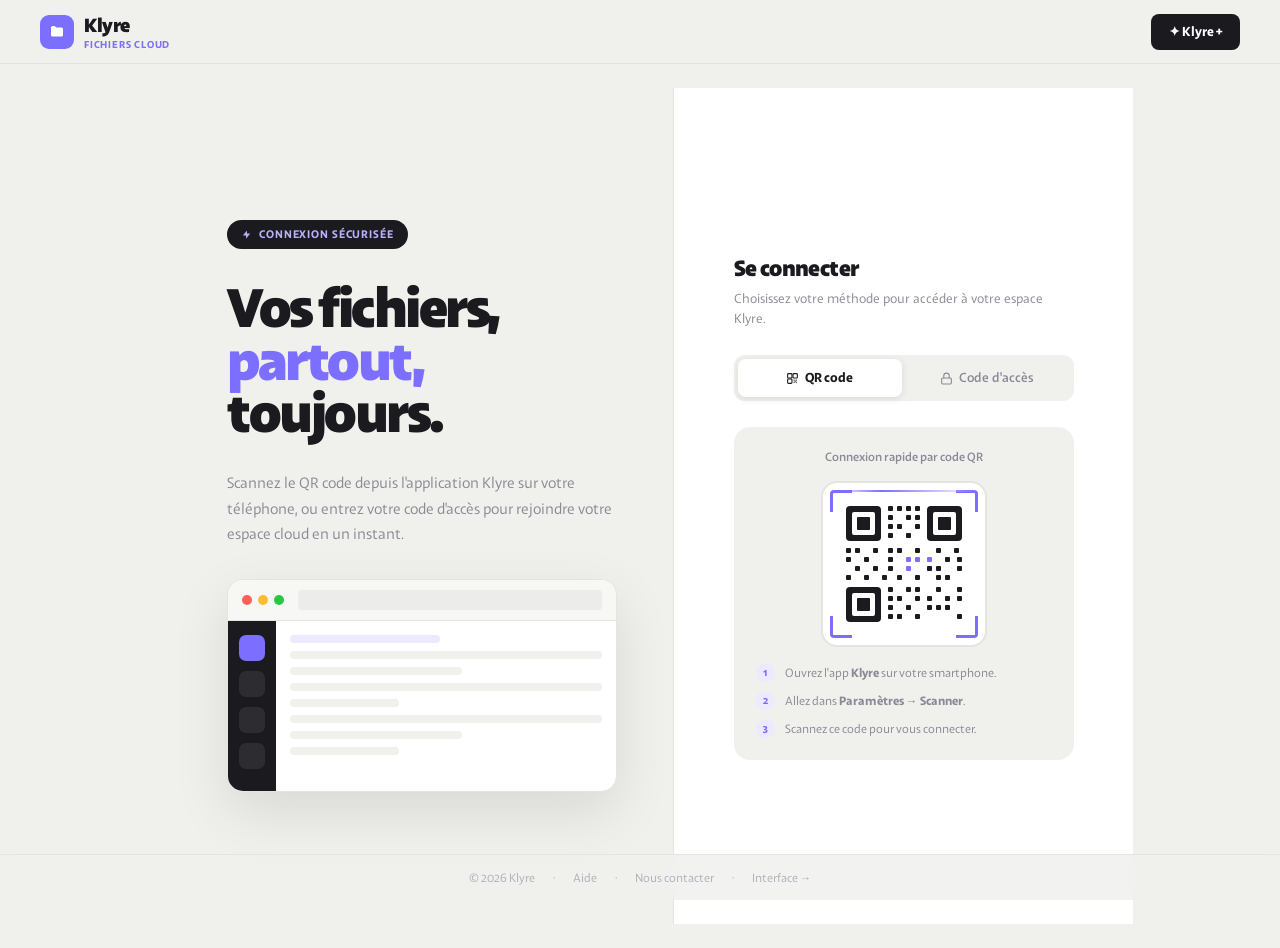
<file: index.html>
<!DOCTYPE html>
<html lang="fr">
<head>
  <meta charset="UTF-8" />
  <meta name="viewport" content="width=device-width, initial-scale=1.0" />
  <title>Klyre — Connexion</title>
  <link rel="stylesheet" href="style.css" />
  <style>
    *, *::before, *::after { box-sizing: border-box; margin: 0; padding: 0; }

    :root {
      --bg: #f0f0ed;
      --accent: #7c6eff;
      --accent-light: #ede9ff;
      --accent-soft: #b8b0ff;
      --surface: #ffffff;
      --border: #e4e4e0;
      --text: #1a1a1f;
      --text-muted: #8a8a96;
      --text-xs: #b0b0bc;
      --sidebar-bg: #1a1a1f;
    }

    body {
      font-family: 'Plein', sans-serif;
      background: var(--bg);
      color: var(--text);
      min-height: 100vh;
      overflow-x: hidden;
    }

    /* NAV */
    .nav {
      position: fixed; top: 0; left: 0; right: 0;
      z-index: 100;
      height: 64px;
      display: flex; align-items: center; justify-content: space-between;
      padding: 0 40px;
      background: rgba(240,240,237,0.85);
      backdrop-filter: blur(14px);
      border-bottom: 1px solid rgba(0,0,0,0.06);
    }

    .nav-brand { display: flex; align-items: center; gap: 10px; }
    .nav-icon { width: 34px; height: 34px; background: var(--accent); border-radius: 9px; display: grid; place-items: center; }
    .nav-name { font-size: 19px; font-weight: 800; letter-spacing: -0.5px; }
    .nav-sub { font-size: 10px; color: var(--accent); font-weight: 600; letter-spacing: 0.08em; text-transform: uppercase; }

    .nav-cta {
      background: var(--sidebar-bg); color: #fff; border: none; border-radius: 8px;
      padding: 9px 18px; font-family: 'Plein', sans-serif; font-size: 13px; font-weight: 600;
      cursor: pointer; transition: opacity .15s;
    }
    .nav-cta:hover { opacity: .75; }

    /* HERO GRID */
    .hero {
      min-height: 100vh;
      display: grid; grid-template-columns: 1fr 460px;
      padding-top: 64px;
    }

    /* LEFT */
    .hero-left {
      display: flex; flex-direction: column; justify-content: center;
      padding: 80px 56px 80px 80px; gap: 32px;
      animation: fadeUp .6s cubic-bezier(.22,1,.36,1) both;
    }

    @keyframes fadeUp {
      from { opacity: 0; transform: translateY(24px); }
      to   { opacity: 1; transform: none; }
    }

    .eyebrow {
      display: inline-flex; align-items: center; gap: 7px;
      background: var(--sidebar-bg); color: var(--accent-soft);
      font-size: 11px; font-weight: 600; padding: 7px 14px; border-radius: 99px;
      letter-spacing: 0.08em; text-transform: uppercase; width: fit-content;
    }

    .hero-title {
      font-size: 54px; font-weight: 900; letter-spacing: -2.5px;
      line-height: 0.97; color: var(--text);
    }
    .hero-title .hl { color: var(--accent); }

    .hero-desc {
      font-size: 15px; color: var(--text-muted); line-height: 1.7; max-width: 390px;
    }

    /* Mock screen */
    .mock {
      background: #fff; border-radius: 16px; overflow: hidden;
      border: 1px solid var(--border);
      box-shadow: 0 20px 56px rgba(0,0,0,0.10);
      max-width: 400px;
    }

    .mock-bar {
      background: #f7f7f5; border-bottom: 1px solid var(--border);
      padding: 10px 14px; display: flex; align-items: center; gap: 6px;
    }

    .dot { width: 10px; height: 10px; border-radius: 50%; }
    .dot:nth-child(1) { background: #ff5f57; }
    .dot:nth-child(2) { background: #febc2e; }
    .dot:nth-child(3) { background: #28c840; }

    .mock-url { flex: 1; height: 20px; background: #ececea; border-radius: 4px; margin-left: 8px; }

    .mock-body { display: flex; height: 170px; }

    .mock-sb {
      width: 48px; background: var(--sidebar-bg);
      display: flex; flex-direction: column; align-items: center;
      padding: 14px 0; gap: 10px;
    }

    .sb-dot { width: 26px; height: 26px; border-radius: 7px; background: rgba(255,255,255,0.08); }
    .sb-dot.on { background: var(--accent); }

    .mock-cnt {
      flex: 1; padding: 14px;
      display: flex; flex-direction: column; gap: 8px;
    }

    .mr { height: 8px; background: #f0f0ed; border-radius: 4px; }
    .mr.s { width: 55%; }
    .mr.xs { width: 35%; }
    .mr.a { background: var(--accent-light); width: 48%; }

    /* RIGHT */
    .hero-right {
      background: var(--surface); border-left: 1px solid var(--border);
      display: flex; flex-direction: column; justify-content: center; align-items: center;
      padding: 60px 48px;
      animation: slideIn .55s cubic-bezier(.22,1,.36,1) .08s both;
    }

    @keyframes slideIn {
      from { opacity: 0; transform: translateX(22px); }
      to   { opacity: 1; transform: none; }
    }

    .card { width: 100%; max-width: 340px; display: flex; flex-direction: column; gap: 0; }

    .card-title { font-size: 22px; font-weight: 800; letter-spacing: -0.6px; margin-bottom: 6px; }
    .card-sub { font-size: 13px; color: var(--text-muted); margin-bottom: 26px; line-height: 1.55; }

    /* Tabs */
    .tabs {
      display: flex; background: var(--bg); border-radius: 11px; padding: 4px; gap: 3px;
      margin-bottom: 26px;
    }

    .tab {
      flex: 1; padding: 10px 0; border: none; background: none;
      border-radius: 8px; font-family: 'Plein', sans-serif; font-size: 13px;
      font-weight: 500; color: var(--text-muted); cursor: pointer;
      transition: all .17s; display: flex; align-items: center; justify-content: center; gap: 6px;
    }
    .tab.on { background: #fff; color: var(--text); font-weight: 700; box-shadow: 0 2px 8px rgba(0,0,0,0.09); }

    /* Panels */
    .panel { display: none; flex-direction: column; gap: 18px; }
    .panel.on { display: flex; animation: pIn .22s ease both; }

    @keyframes pIn {
      from { opacity: 0; transform: translateY(6px); }
      to   { opacity: 1; transform: none; }
    }

    /* QR PANEL */
    .qr-wrap {
      background: var(--bg); border-radius: 16px; padding: 22px;
      display: flex; flex-direction: column; align-items: center; gap: 16px;
    }

    .qr-lbl { font-size: 12px; color: var(--text-muted); font-weight: 500; }

    .qr-frame {
      position: relative; width: 166px; height: 166px;
      background: #fff; border-radius: 16px; border: 2px solid var(--border);
      display: grid; place-items: center; overflow: hidden;
    }

    .qc { position: absolute; width: 22px; height: 22px; border: 3px solid var(--accent); }
    .qc.tl { top: 7px; left: 7px; border-right: none; border-bottom: none; border-radius: 4px 0 0 0; }
    .qc.tr { top: 7px; right: 7px; border-left: none; border-bottom: none; border-radius: 0 4px 0 0; }
    .qc.bl { bottom: 7px; left: 7px; border-right: none; border-top: none; border-radius: 0 0 0 4px; }
    .qc.br { bottom: 7px; right: 7px; border-left: none; border-top: none; border-radius: 0 0 4px 0; }

    .qr-scan {
      position: absolute; left: 7px; right: 7px; height: 2px;
      background: linear-gradient(90deg, transparent, var(--accent) 35%, var(--accent-soft) 65%, transparent);
      animation: scan 2.5s ease-in-out infinite; top: 7px; border-radius: 1px;
    }

    @keyframes scan {
      0%   { top: 7px; opacity: 0; }
      8%   { opacity: 1; }
      88%  { top: calc(100% - 7px); opacity: 1; }
      100% { top: calc(100% - 7px); opacity: 0; }
    }

    .qr-steps { display: flex; flex-direction: column; gap: 9px; width: 100%; }

    .qs { display: flex; align-items: center; gap: 10px; font-size: 12px; color: var(--text-muted); }
    .qn {
      width: 19px; height: 19px; min-width: 19px;
      background: var(--accent-light); color: var(--accent);
      border-radius: 50%; font-size: 10px; font-weight: 700; display: grid; place-items: center;
    }

    /* CODE PANEL */
    .sec-lbl { font-size: 12px; color: var(--text-muted); font-weight: 500; }

    /* Suggestion */
    .sug {
      background: var(--bg); border: 1.5px dashed #c4b8ff;
      border-radius: 13px; padding: 15px 16px;
      display: flex; align-items: center; justify-content: space-between;
      cursor: pointer; transition: all .18s; user-select: none;
    }
    .sug:hover { background: var(--accent-light); border-color: var(--accent); transform: translateY(-2px); box-shadow: 0 8px 22px rgba(124,110,255,0.17); }
    .sug:active { transform: scale(0.98); }

    .sug-inner { display: flex; flex-direction: column; gap: 3px; }
    .sug-eye { font-size: 10px; font-weight: 700; color: var(--accent); text-transform: uppercase; letter-spacing: 0.1em; display: flex; align-items: center; gap: 5px; }
    .sug-code { font-size: 19px; font-weight: 900; letter-spacing: 0.12em; color: var(--text); }
    .sug-hint { font-size: 11px; color: var(--text-xs); }

    .sug-arr {
      width: 34px; height: 34px; background: var(--accent); border-radius: 9px;
      display: grid; place-items: center; flex-shrink: 0; transition: transform .15s;
    }
    .sug:hover .sug-arr { transform: translateX(3px); }

    /* Divider */
    .divider {
      display: flex; align-items: center; gap: 9px;
      font-size: 11px; color: var(--text-xs); font-weight: 600; letter-spacing: 0.06em;
    }
    .divider::before, .divider::after { content: ''; flex: 1; height: 1px; background: var(--border); }

    /* Input */
    .inp-wrap {
      display: flex; align-items: center;
      background: var(--bg); border: 2px dashed #c4b8ff; border-radius: 12px;
      padding: 4px 4px 4px 15px; transition: border-color .18s, background .18s;
      cursor: pointer;
    }
    .inp-wrap:hover { background: var(--accent-light); border-color: var(--accent); }
    .inp-wrap:hover .code-inp { color: var(--accent); }
    .inp-wrap.ok { border-style: solid; border-color: #4dd9a0; background: #f0fdf8; animation: okPulse .4s ease; }

    @keyframes okPulse {
      0%   { box-shadow: 0 0 0 0 rgba(77,217,160,0.4); }
      100% { box-shadow: 0 0 0 10px rgba(77,217,160,0); }
    }

    .code-inp {
      flex: 1; border: none; background: none; outline: none;
      font-family: 'Plein', sans-serif; font-size: 17px; font-weight: 700;
      letter-spacing: 0.1em; color: var(--text); padding: 8px 0; min-width: 0;
      text-transform: uppercase;
    }
    .code-inp::placeholder { font-size: 13px; font-weight: 400; letter-spacing: 0.02em; color: var(--text-xs); text-transform: none; }

    .x-btn {
      width: 30px; height: 30px; background: var(--border); border: none; border-radius: 7px;
      cursor: pointer; color: var(--text-muted); font-size: 13px;
      display: grid; place-items: center; flex-shrink: 0; transition: background .14s, color .14s;
    }
    .x-btn:hover { background: #d8d8d4; color: var(--text); }

    /* Connect btn */
    .conn-btn {
      width: 100%; padding: 15px; background: var(--accent); color: #fff;
      border: none; border-radius: 12px; font-family: 'Plein', sans-serif;
      font-size: 15px; font-weight: 700; letter-spacing: 0.02em; cursor: pointer;
      transition: all .18s; box-shadow: 0 6px 20px rgba(124,110,255,0.38);
      display: flex; align-items: center; justify-content: center; gap: 8px;
    }
    .conn-btn:hover:not(:disabled) { background: #6a5bef; transform: translateY(-2px); box-shadow: 0 12px 30px rgba(124,110,255,0.48); }
    .conn-btn:active:not(:disabled) { transform: scale(0.98); }
    .conn-btn:disabled { background: #d4d0f0; box-shadow: none; cursor: not-allowed; color: #a8a4d8; }

    .fn { font-size: 11px; color: var(--text-xs); text-align: center; line-height: 1.6; }
    .fn a { color: var(--accent-soft); text-decoration: none; }
    .fn a:hover { color: var(--accent); }

    /* Footer */
    .foot {
      position: fixed; bottom: 0; left: 0; right: 0;
      height: 46px; background: rgba(240,240,237,0.82);
      backdrop-filter: blur(10px); border-top: 1px solid var(--border);
      display: flex; align-items: center; justify-content: center;
      gap: 18px; font-size: 12px; color: var(--text-xs);
    }
    .foot a { color: var(--text-xs); text-decoration: none; }
    .foot a:hover { color: var(--accent); }

    @keyframes spin { to { transform: rotate(360deg); } }
    .spin { animation: spin .9s linear infinite; display: inline-block; }
  </style>
</head>
<body>

<nav class="nav">
  <div class="nav-brand">
    <div class="nav-icon">
      <svg width="18" height="18" fill="none" viewBox="0 0 24 24">
        <path d="M4 6a2 2 0 012-2h3l2 2h7a2 2 0 012 2v8a2 2 0 01-2 2H6a2 2 0 01-2-2V6z" fill="#fff"/>
      </svg>
    </div>
    <div>
      <div class="nav-name">Klyre</div>
      <div class="nav-sub">Fichiers Cloud</div>
    </div>
  </div>
  <button class="nav-cta">✦ Klyre +</button>
</nav>

<div class="hero">

  <!-- LEFT -->
  <div class="hero-left">
    <span class="eyebrow">
      <svg width="11" height="11" fill="#b8b0ff" viewBox="0 0 24 24"><path d="M13 10V3L4 14h7v7l9-11h-7z"/></svg>
      Connexion sécurisée
    </span>

    <h1 class="hero-title">
      Vos fichiers,<br/>
      <span class="hl">partout,</span><br/>
      toujours.
    </h1>

    <p class="hero-desc">
      Scannez le QR code depuis l'application Klyre sur votre téléphone, ou entrez votre code d'accès pour rejoindre votre espace cloud en un instant.
    </p>

    <div class="mock">
      <div class="mock-bar">
        <div class="dot"></div><div class="dot"></div><div class="dot"></div>
        <div class="mock-url"></div>
      </div>
      <div class="mock-body">
        <div class="mock-sb">
          <div class="sb-dot on"></div>
          <div class="sb-dot"></div>
          <div class="sb-dot"></div>
          <div class="sb-dot"></div>
        </div>
        <div class="mock-cnt">
          <div class="mr a"></div>
          <div class="mr"></div>
          <div class="mr s"></div>
          <div class="mr"></div>
          <div class="mr xs"></div>
          <div class="mr"></div>
          <div class="mr s"></div>
          <div class="mr xs"></div>
        </div>
      </div>
    </div>
  </div>

  <!-- RIGHT -->
  <div class="hero-right">
    <div class="card">
      <div class="card-title">Se connecter</div>
      <div class="card-sub">Choisissez votre méthode pour accéder à votre espace Klyre.</div>

      <div class="tabs">
        <button class="tab on" id="tQR" onclick="sw('qr')">
          <svg width="13" height="13" fill="none" viewBox="0 0 24 24"><rect x="3" y="3" width="8" height="8" rx="1.5" stroke="currentColor" stroke-width="2"/><rect x="13" y="3" width="8" height="8" rx="1.5" stroke="currentColor" stroke-width="2"/><rect x="3" y="13" width="8" height="8" rx="1.5" stroke="currentColor" stroke-width="2"/><rect x="14" y="14" width="2" height="2" fill="currentColor"/><rect x="18" y="14" width="2" height="2" fill="currentColor"/><rect x="14" y="18" width="2" height="2" fill="currentColor"/><rect x="18" y="18" width="2" height="2" fill="currentColor"/><rect x="16" y="16" width="2" height="2" fill="currentColor"/></svg>
          QR code
        </button>
        <button class="tab" id="tCode" onclick="sw('code')">
          <svg width="13" height="13" fill="none" viewBox="0 0 24 24"><rect x="3" y="11" width="18" height="11" rx="2" stroke="currentColor" stroke-width="2"/><path d="M7 11V7a5 5 0 0110 0v4" stroke="currentColor" stroke-width="2" stroke-linecap="round"/></svg>
          Code d'accès
        </button>
      </div>

      <!-- QR PANEL -->
      <div class="panel on" id="pQR">
        <div class="qr-wrap">
          <span class="qr-lbl">Connexion rapide par code QR</span>

          <div class="qr-frame">
            <div class="qc tl"></div>
            <div class="qc tr"></div>
            <div class="qc bl"></div>
            <div class="qc br"></div>
            <div class="qr-scan"></div>
            <svg width="126" height="126" viewBox="0 0 126 126" fill="none" xmlns="http://www.w3.org/2000/svg" style="image-rendering:pixelated">
              <rect x="5" y="5" width="35" height="35" rx="4" fill="#1a1a1f"/>
              <rect x="11" y="11" width="23" height="23" rx="2" fill="#fff"/>
              <rect x="16" y="16" width="13" height="13" rx="1" fill="#1a1a1f"/>
              <rect x="86" y="5" width="35" height="35" rx="4" fill="#1a1a1f"/>
              <rect x="92" y="11" width="23" height="23" rx="2" fill="#fff"/>
              <rect x="97" y="16" width="13" height="13" rx="1" fill="#1a1a1f"/>
              <rect x="5" y="86" width="35" height="35" rx="4" fill="#1a1a1f"/>
              <rect x="11" y="92" width="23" height="23" rx="2" fill="#fff"/>
              <rect x="16" y="97" width="13" height="13" rx="1" fill="#1a1a1f"/>
              <!-- data -->
              <rect x="47" y="5" width="5" height="5" rx="1" fill="#1a1a1f"/>
              <rect x="56" y="5" width="5" height="5" rx="1" fill="#1a1a1f"/>
              <rect x="65" y="5" width="5" height="5" rx="1" fill="#1a1a1f"/>
              <rect x="74" y="5" width="5" height="5" rx="1" fill="#1a1a1f"/>
              <rect x="47" y="14" width="5" height="5" rx="1" fill="#1a1a1f"/>
              <rect x="65" y="14" width="5" height="5" rx="1" fill="#1a1a1f"/>
              <rect x="74" y="14" width="5" height="5" rx="1" fill="#1a1a1f"/>
              <rect x="47" y="23" width="5" height="5" rx="1" fill="#1a1a1f"/>
              <rect x="56" y="23" width="5" height="5" rx="1" fill="#1a1a1f"/>
              <rect x="74" y="23" width="5" height="5" rx="1" fill="#1a1a1f"/>
              <rect x="47" y="32" width="5" height="5" rx="1" fill="#1a1a1f"/>
              <rect x="65" y="32" width="5" height="5" rx="1" fill="#1a1a1f"/>
              <rect x="5" y="47" width="5" height="5" rx="1" fill="#1a1a1f"/>
              <rect x="14" y="47" width="5" height="5" rx="1" fill="#1a1a1f"/>
              <rect x="32" y="47" width="5" height="5" rx="1" fill="#1a1a1f"/>
              <rect x="47" y="47" width="5" height="5" rx="1" fill="#1a1a1f"/>
              <rect x="56" y="47" width="5" height="5" rx="1" fill="#1a1a1f"/>
              <rect x="74" y="47" width="5" height="5" rx="1" fill="#1a1a1f"/>
              <rect x="95" y="47" width="5" height="5" rx="1" fill="#1a1a1f"/>
              <rect x="113" y="47" width="5" height="5" rx="1" fill="#1a1a1f"/>
              <rect x="5" y="56" width="5" height="5" rx="1" fill="#1a1a1f"/>
              <rect x="23" y="56" width="5" height="5" rx="1" fill="#1a1a1f"/>
              <rect x="47" y="56" width="5" height="5" rx="1" fill="#1a1a1f"/>
              <rect x="65" y="56" width="5" height="5" rx="1" fill="#7c6eff"/>
              <rect x="74" y="56" width="5" height="5" rx="1" fill="#7c6eff"/>
              <rect x="86" y="56" width="5" height="5" rx="1" fill="#7c6eff"/>
              <rect x="104" y="56" width="5" height="5" rx="1" fill="#1a1a1f"/>
              <rect x="116" y="56" width="5" height="5" rx="1" fill="#1a1a1f"/>
              <rect x="14" y="65" width="5" height="5" rx="1" fill="#1a1a1f"/>
              <rect x="32" y="65" width="5" height="5" rx="1" fill="#1a1a1f"/>
              <rect x="47" y="65" width="5" height="5" rx="1" fill="#1a1a1f"/>
              <rect x="65" y="65" width="5" height="5" rx="1" fill="#7c6eff"/>
              <rect x="86" y="65" width="5" height="5" rx="1" fill="#1a1a1f"/>
              <rect x="95" y="65" width="5" height="5" rx="1" fill="#1a1a1f"/>
              <rect x="116" y="65" width="5" height="5" rx="1" fill="#1a1a1f"/>
              <rect x="5" y="74" width="5" height="5" rx="1" fill="#1a1a1f"/>
              <rect x="23" y="74" width="5" height="5" rx="1" fill="#1a1a1f"/>
              <rect x="41" y="74" width="5" height="5" rx="1" fill="#1a1a1f"/>
              <rect x="56" y="74" width="5" height="5" rx="1" fill="#1a1a1f"/>
              <rect x="74" y="74" width="5" height="5" rx="1" fill="#1a1a1f"/>
              <rect x="95" y="74" width="5" height="5" rx="1" fill="#1a1a1f"/>
              <rect x="104" y="74" width="5" height="5" rx="1" fill="#1a1a1f"/>
              <rect x="47" y="86" width="5" height="5" rx="1" fill="#1a1a1f"/>
              <rect x="65" y="86" width="5" height="5" rx="1" fill="#1a1a1f"/>
              <rect x="74" y="86" width="5" height="5" rx="1" fill="#1a1a1f"/>
              <rect x="95" y="86" width="5" height="5" rx="1" fill="#1a1a1f"/>
              <rect x="116" y="86" width="5" height="5" rx="1" fill="#1a1a1f"/>
              <rect x="47" y="95" width="5" height="5" rx="1" fill="#1a1a1f"/>
              <rect x="56" y="95" width="5" height="5" rx="1" fill="#1a1a1f"/>
              <rect x="74" y="95" width="5" height="5" rx="1" fill="#1a1a1f"/>
              <rect x="86" y="95" width="5" height="5" rx="1" fill="#1a1a1f"/>
              <rect x="104" y="95" width="5" height="5" rx="1" fill="#1a1a1f"/>
              <rect x="116" y="95" width="5" height="5" rx="1" fill="#1a1a1f"/>
              <rect x="47" y="104" width="5" height="5" rx="1" fill="#1a1a1f"/>
              <rect x="65" y="104" width="5" height="5" rx="1" fill="#1a1a1f"/>
              <rect x="86" y="104" width="5" height="5" rx="1" fill="#1a1a1f"/>
              <rect x="95" y="104" width="5" height="5" rx="1" fill="#1a1a1f"/>
              <rect x="104" y="104" width="5" height="5" rx="1" fill="#1a1a1f"/>
              <rect x="47" y="113" width="5" height="5" rx="1" fill="#1a1a1f"/>
              <rect x="56" y="113" width="5" height="5" rx="1" fill="#1a1a1f"/>
              <rect x="74" y="113" width="5" height="5" rx="1" fill="#1a1a1f"/>
              <rect x="116" y="113" width="5" height="5" rx="1" fill="#1a1a1f"/>
            </svg>
          </div>

          <div class="qr-steps">
            <div class="qs"><div class="qn">1</div><span>Ouvrez l'app <strong>Klyre</strong> sur votre smartphone.</span></div>
            <div class="qs"><div class="qn">2</div><span>Allez dans <strong>Paramètres → Scanner</strong>.</span></div>
            <div class="qs"><div class="qn">3</div><span>Scannez ce code pour vous connecter.</span></div>
          </div>
        </div>
      </div>

      <!-- CODE PANEL -->
      <div class="panel" id="pCode">
        <span class="sec-lbl">Cliquez sur le champ pour entrer votre code d'accès</span>

        <!-- Zone cliquable : remplit le code automatiquement au clic -->
        <div class="inp-wrap" id="inpWrap" onclick="autoFill()">
          <input class="code-inp" id="ci" type="text" placeholder="Cliquez ici pour entrer le code…"
            maxlength="20" autocomplete="off" spellcheck="false" readonly/>
        </div>

        <button class="conn-btn" id="connBtn" disabled onclick="go()">
          <svg width="15" height="15" fill="none" viewBox="0 0 24 24"><path d="M5 12h14M12 5l7 7-7 7" stroke="#fff" stroke-width="2.2" stroke-linecap="round" stroke-linejoin="round"/></svg>
          Se connecter
        </button>

        <p class="fn">En vous connectant vous acceptez nos <a href="#">CGU</a> et notre <a href="#">politique de confidentialité</a>.</p>
      </div>

    </div>
  </div>
</div>

<footer class="foot">
  <span>© 2026 Klyre</span>
  <span>·</span>
  <a href="#">Aide</a>
  <span>·</span>
  <a href="#">Nous contacter</a>
  <span>·</span>
  <a href="index.html">Interface →</a>
</footer>

<script>
  function sw(t) {
    ['QR','Code'].forEach(k => {
      document.getElementById('t'+k).classList.remove('on');
      document.getElementById('p'+k).classList.remove('on');
    });
    const key = t === 'qr' ? 'QR' : 'Code';
    document.getElementById('t'+key).classList.add('on');
    document.getElementById('p'+key).classList.add('on');
  }

  function autoFill() {
    const inp = document.getElementById('ci');
    if (inp.value) return; // déjà rempli

    // Tape le code lettre par lettre pour l'effet
    const code = '456 · KLYRE · 234';
    let i = 0;
    inp.value = '';
    const interval = setInterval(() => {
      inp.value += code[i];
      i++;
      if (i >= code.length) {
        clearInterval(interval);
        // Flash vert + active le bouton
        const w = document.getElementById('inpWrap');
        w.classList.add('ok');
        w.style.cursor = 'default';
        w.style.borderStyle = 'solid';
        document.getElementById('connBtn').disabled = false;
      }
    }, 45);
  }

  function go() {
    const b = document.getElementById('connBtn');
    b.innerHTML = '<span style="display:inline-block;animation:spin .8s linear infinite">⏳</span> Connexion…';
    b.disabled = true;
    // Redirige vers l'interface principale
    setTimeout(() => { window.location.href = 'dashboard.html'; }, 1100);
  }

  document.addEventListener('keydown', e => {
    if (e.key === 'Enter' && !document.getElementById('connBtn').disabled) go();
  });
</script>
</body>
</html>
</file>
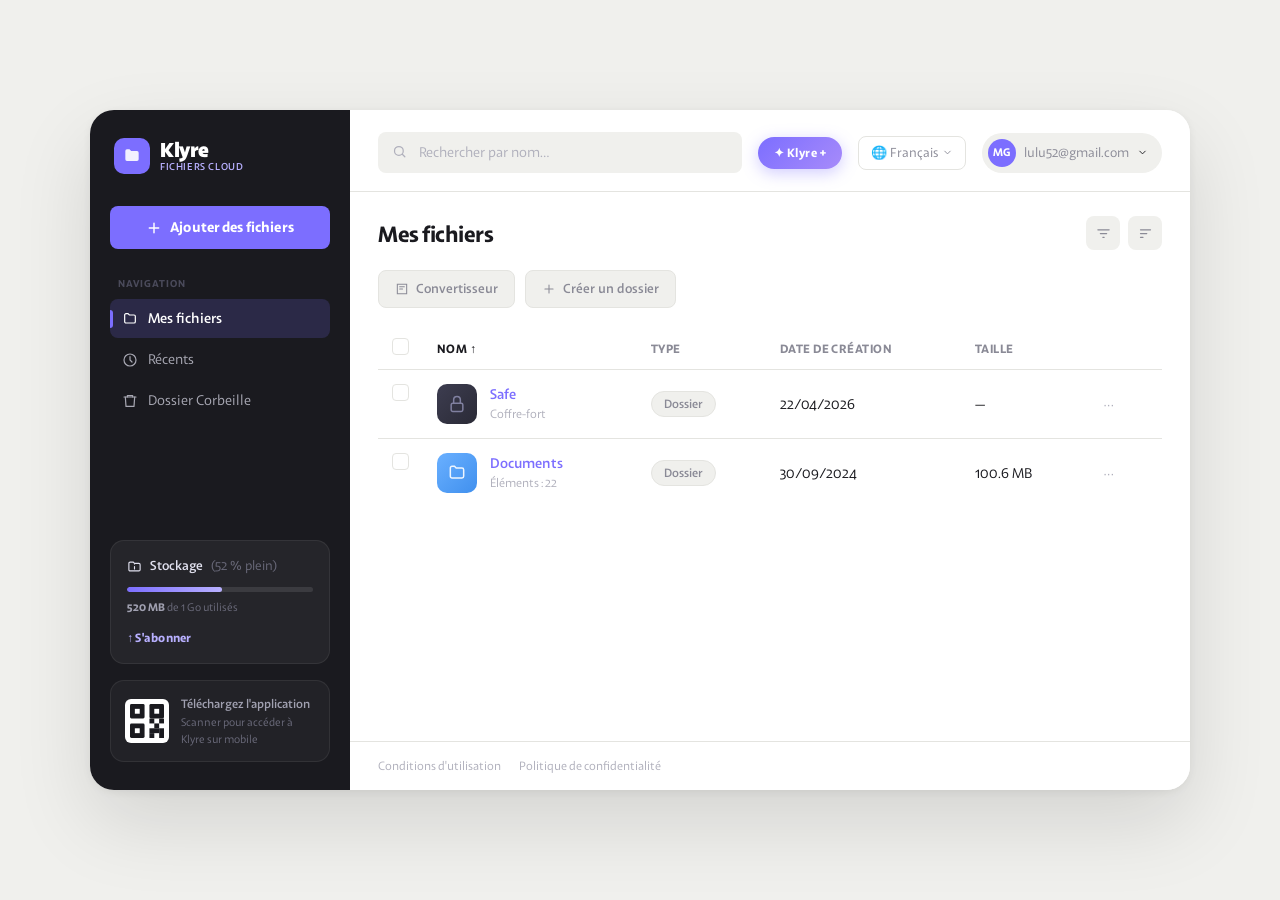
<file: dashboard.html>
<!DOCTYPE html>
<html lang="fr">
<head>
  <meta charset="UTF-8" />
  <meta name="viewport" content="width=device-width, initial-scale=1.0" />
  <title>Klyre</title>
  <link rel="stylesheet" href="style.css">
</head>
<body>

<div class="app-shell">

  <!-- SIDEBAR -->
  <aside class="sidebar">
    <div class="brand">
      <div class="brand-icon">
        <svg width="20" height="20" fill="none" viewBox="0 0 24 24">
          <path d="M4 6a2 2 0 012-2h3l2 2h7a2 2 0 012 2v8a2 2 0 01-2 2H6a2 2 0 01-2-2V6z" fill="#fff" fill-opacity=".9"/>
        </svg>
      </div>
      <div>
        <div class="brand-name">Klyre</div>
        <div class="brand-sub">Fichiers Cloud</div>
      </div>
    </div>

    <button class="add-btn" onclick="pulse(this)">
      <svg width="16" height="16" fill="none" viewBox="0 0 24 24"><path d="M12 5v14M5 12h14" stroke="#fff" stroke-width="2.2" stroke-linecap="round"/></svg>
      Ajouter des fichiers
    </button>

    <div class="nav-label">Navigation</div>
    <ul class="nav-list">
      <li class="nav-item active" onclick="setActive(this)">
        <svg width="16" height="16" fill="none" viewBox="0 0 24 24"><path d="M4 6a2 2 0 012-2h3l2 2h7a2 2 0 012 2v8a2 2 0 01-2 2H6a2 2 0 01-2-2V6z" stroke="currentColor" stroke-width="1.8"/></svg>
        Mes fichiers
      </li>
      <li class="nav-item" onclick="setActive(this)">
        <svg width="16" height="16" fill="none" viewBox="0 0 24 24"><circle cx="12" cy="12" r="9" stroke="currentColor" stroke-width="1.8"/><path d="M12 7v5l3 3" stroke="currentColor" stroke-width="1.8" stroke-linecap="round"/></svg>
        Récents
      </li>
      <li class="nav-item" onclick="setActive(this)">
        <svg width="16" height="16" fill="none" viewBox="0 0 24 24"><polyline points="3 6 5 6 21 6" stroke="currentColor" stroke-width="1.8" stroke-linecap="round"/><path d="M8 6V4h8v2M19 6l-1 14H6L5 6" stroke="currentColor" stroke-width="1.8" stroke-linecap="round" stroke-linejoin="round"/></svg>
        Dossier Corbeille
      </li>
    </ul>

    <div class="storage-card">
      <div class="storage-header">
        <svg width="15" height="15" fill="none" viewBox="0 0 24 24"><path d="M12 16v-4M12 8h.01" stroke="currentColor" stroke-width="1.8" stroke-linecap="round"/><path d="M3 7c0-1.1.9-2 2-2h5l2 2h7a2 2 0 012 2v8a2 2 0 01-2 2H5a2 2 0 01-2-2V7z" stroke="currentColor" stroke-width="1.8"/></svg>
        Stockage <span style="color:#6a6a7a;font-weight:400;">(52 % plein)</span>
      </div>
      <div class="storage-bar-bg">
        <div class="storage-bar-fill" id="storageBar"></div>
      </div>
      <div class="storage-meta"><strong>520 MB</strong> de 1 Go utilisés</div>
      <a class="upgrade-link" href="#">↑ S'abonner</a>
    </div>

    <div class="qr-card">
      <div class="qr-box">
        <svg class="qr-svg" width="34" height="34" viewBox="0 0 7 7" fill="none" xmlns="http://www.w3.org/2000/svg">
          <rect x="0" y="0" width="3" height="3" fill="#1a1a1f" rx="0.3"/>
          <rect x="1" y="1" width="1" height="1" fill="white"/>
          <rect x="4" y="0" width="3" height="3" fill="#1a1a1f" rx="0.3"/>
          <rect x="5" y="1" width="1" height="1" fill="white"/>
          <rect x="0" y="4" width="3" height="3" fill="#1a1a1f" rx="0.3"/>
          <rect x="1" y="5" width="1" height="1" fill="white"/>
          <rect x="4" y="3" width="1" height="1" fill="#1a1a1f"/>
          <rect x="5" y="4" width="1" height="1" fill="#1a1a1f"/>
          <rect x="6" y="3" width="1" height="1" fill="#1a1a1f"/>
          <rect x="4" y="5" width="2" height="1" fill="#1a1a1f"/>
          <rect x="6" y="5" width="1" height="2" fill="#1a1a1f"/>
          <rect x="4" y="6" width="1" height="1" fill="#1a1a1f"/>
        </svg>
      </div>
      <div class="qr-text">
        <strong>Téléchargez l'application</strong>
        Scanner pour accéder à Klyre sur mobile
      </div>
    </div>
  </aside>

  <!-- MAIN -->
  <div class="main">
    <header class="topbar">
      <div class="search-wrap">
        <span class="search-icon">
          <svg width="15" height="15" fill="none" viewBox="0 0 24 24"><circle cx="11" cy="11" r="7" stroke="currentColor" stroke-width="2"/><path d="m16.5 16.5 4 4" stroke="currentColor" stroke-width="2" stroke-linecap="round"/></svg>
        </span>
        <input class="search-input" type="text" placeholder="Rechercher par nom…" />
      </div>

      <button class="pro-badge">✦ Klyre +</button>

      <div class="topbar-meta">
        <button class="lang-btn">
          🌐 Français
          <svg width="11" height="11" fill="none" viewBox="0 0 24 24"><path d="M6 9l6 6 6-6" stroke="currentColor" stroke-width="2" stroke-linecap="round" stroke-linejoin="round"/></svg>
        </button>
        <div class="user-chip">
          <div class="avatar">MG</div>
          <span class="user-email">lulu52@gmail.com</span>
          <svg width="11" height="11" fill="none" viewBox="0 0 24 24"><path d="M6 9l6 6 6-6" stroke="currentColor" stroke-width="2" stroke-linecap="round" stroke-linejoin="round"/></svg>
        </div>
      </div>
    </header>

    <div class="content">
      <div class="content-header">
        <h1 class="page-title">Mes fichiers</h1>
        <div class="header-actions">
          <button class="icon-btn" title="Filtrer">
            <svg width="15" height="15" fill="none" viewBox="0 0 24 24"><path d="M3 6h18M7 12h10M11 18h2" stroke="currentColor" stroke-width="2" stroke-linecap="round"/></svg>
          </button>
          <button class="icon-btn" title="Trier">
            <svg width="15" height="15" fill="none" viewBox="0 0 24 24"><path d="M4 6h16M4 12h10M4 18h4" stroke="currentColor" stroke-width="2" stroke-linecap="round"/></svg>
          </button>
        </div>
      </div>

      <!-- TOOLBAR WRAPPER: swaps between toolbar and action-bar on selection -->
      <div class="toolbar-wrapper">
        <div class="toolbar" id="mainToolbar">
          <button class="toolbar-btn" id="converterBtn">
            <svg width="14" height="14" fill="none" viewBox="0 0 24 24"><path d="M4 4h16v16H4V4zm4 4h8m-8 4h5" stroke="currentColor" stroke-width="1.8" stroke-linecap="round"/></svg>
            Convertisseur
          </button>
          <button class="toolbar-btn">
            <svg width="14" height="14" fill="none" viewBox="0 0 24 24"><path d="M12 5v14M5 12h14" stroke="currentColor" stroke-width="1.8" stroke-linecap="round"/></svg>
            Créer un dossier
          </button>
        </div>

        <!-- ACTION BAR (appears on selection, replaces toolbar) -->
        <div class="action-bar" id="actionBar">
          <button class="action-btn">
            <svg width="13" height="13" fill="none" viewBox="0 0 24 24"><path d="M4 12v6a2 2 0 002 2h12a2 2 0 002-2v-6M12 3v13M8 7l4-4 4 4" stroke="currentColor" stroke-width="1.8" stroke-linecap="round" stroke-linejoin="round"/></svg>
            Partager le dossier
          </button>
          <button class="action-btn">
            <svg width="13" height="13" fill="none" viewBox="0 0 24 24"><rect x="9" y="9" width="13" height="13" rx="2" stroke="currentColor" stroke-width="1.8"/><path d="M5 15H4a2 2 0 01-2-2V4a2 2 0 012-2h9a2 2 0 012 2v1" stroke="currentColor" stroke-width="1.8"/></svg>
            Copier
          </button>
          <button class="action-btn">
            <svg width="13" height="13" fill="none" viewBox="0 0 24 24"><path d="M21 15v4a2 2 0 01-2 2H5a2 2 0 01-2-2v-4M12 3v12M7 8l5-5 5 5" stroke="currentColor" stroke-width="1.8" stroke-linecap="round" stroke-linejoin="round"/></svg>
            Compresser
          </button>
          <button class="action-btn">
            <svg width="13" height="13" fill="none" viewBox="0 0 24 24"><path d="M5 12h14M12 5l7 7-7 7" stroke="currentColor" stroke-width="1.8" stroke-linecap="round" stroke-linejoin="round"/></svg>
            Déplacer
          </button>
          <button class="action-btn">
            <svg width="13" height="13" fill="none" viewBox="0 0 24 24"><path d="M11 4H4a2 2 0 00-2 2v14a2 2 0 002 2h14a2 2 0 002-2v-7" stroke="currentColor" stroke-width="1.8" stroke-linecap="round"/><path d="M18.5 2.5a2.121 2.121 0 013 3L12 15l-4 1 1-4 9.5-9.5z" stroke="currentColor" stroke-width="1.8" stroke-linecap="round"/></svg>
            Renommer
          </button>
          <button class="action-btn">
            <svg width="13" height="13" fill="none" viewBox="0 0 24 24"><rect x="3" y="11" width="18" height="11" rx="2" stroke="currentColor" stroke-width="1.8"/><path d="M7 11V7a5 5 0 0110 0v4" stroke="currentColor" stroke-width="1.8" stroke-linecap="round"/></svg>
            Verrouiller
          </button>
          <button class="action-btn danger">
            <svg width="13" height="13" fill="none" viewBox="0 0 24 24"><polyline points="3 6 5 6 21 6" stroke="currentColor" stroke-width="1.8" stroke-linecap="round"/><path d="M8 6V4h8v2M19 6l-1 14H6L5 6" stroke="currentColor" stroke-width="1.8" stroke-linecap="round" stroke-linejoin="round"/></svg>
            Supprimer
          </button>
        </div>
      </div>

      <table class="file-table">
        <thead>
          <tr>
            <th><input type="checkbox" class="custom-checkbox" /></th>
            <th><button class="sort-btn">Nom ↑</button></th>
            <th>Type</th>
            <th>Date de création</th>
            <th>Taille</th>
            <th></th>
          </tr>
        </thead>
        <tbody>
          <tr>
            <td class="checkbox-wrap"><input type="checkbox" class="custom-checkbox" /></td>
            <td>
              <div class="file-info">
                <div class="file-icon folder-safe">
                  <svg width="20" height="20" fill="none" viewBox="0 0 24 24"><rect x="5" y="11" width="14" height="10" rx="2" stroke="#8080a0" stroke-width="1.8"/><path d="M8 11V7a4 4 0 018 0v4" stroke="#8080a0" stroke-width="1.8" stroke-linecap="round"/></svg>
                </div>
                <div>
                  <span class="file-name">Safe</span>
                  <span class="file-sub">Coffre-fort</span>
                </div>
              </div>
            </td>
            <td><span class="type-pill">Dossier</span></td>
            <td class="date-cell">22/04/2026</td>
            <td class="size-cell">—</td>
            <td><button class="more-btn">···</button></td>
          </tr>
          <tr>
            <td class="checkbox-wrap"><input type="checkbox" class="custom-checkbox" /></td>
            <td>
              <div class="file-info">
                <div class="file-icon folder-blue">
                  <svg width="20" height="20" fill="none" viewBox="0 0 24 24"><path d="M4 6a2 2 0 012-2h3l2 2h7a2 2 0 012 2v8a2 2 0 01-2 2H6a2 2 0 01-2-2V6z" stroke="rgba(255,255,255,0.9)" stroke-width="1.8"/></svg>
                </div>
                <div>
                  <span class="file-name">Documents</span>
                  <span class="file-sub">Éléments : 22</span>
                </div>
              </div>
            </td>
            <td><span class="type-pill">Dossier</span></td>
            <td class="date-cell">30/09/2024</td>
            <td class="size-cell">100.6 MB</td>
            <td><button class="more-btn">···</button></td>
          </tr>
        </tbody>
      </table>
    </div>

    <footer class="footer-links">
      <a class="footer-link" href="#">Conditions d'utilisation</a>
      <a class="footer-link" href="#">Politique de confidentialité</a>
    </footer>
  </div>
</div>
<script src="script.js"></script>

<!-- CONVERTER MODAL -->
<div class="modal-overlay" id="converterModal">
  <div class="modal-box">
    <button class="modal-close" onclick="closeModal()">✕</button>
    <h2 style="font-family:'Plein',sans-serif;font-weight:900;font-size:20px;margin-bottom:20px;letter-spacing:-0.3px;">Convertisseur</h2>
    <div class="converter-grid">
      <!-- PDF -->
      <div class="converter-card">
        <div class="conv-icon">
          <svg width="36" height="44" viewBox="0 0 36 44" fill="none"><rect x="2" y="2" width="28" height="36" rx="4" fill="#f0f0ed" stroke="#d0d0cc" stroke-width="1.5"/><path d="M22 2v10h10" fill="none" stroke="#d0d0cc" stroke-width="1.5"/><path d="M22 2l10 10" fill="none" stroke="#d0d0cc" stroke-width="1.5"/></svg>
          <span class="conv-badge" style="background:#e53935;">PDF</span>
        </div>
        <div class="conv-title">PDF en…</div>
        <div class="conv-desc">Convertir PDF vers d'autres formats.</div>
      </div>
      <!-- JPG -->
      <div class="converter-card">
        <div class="conv-icon">
          <svg width="36" height="44" viewBox="0 0 36 44" fill="none"><rect x="2" y="2" width="28" height="36" rx="4" fill="#f0f0ed" stroke="#d0d0cc" stroke-width="1.5"/><path d="M22 2v10h10" fill="none" stroke="#d0d0cc" stroke-width="1.5"/><circle cx="14" cy="22" r="5" stroke="#d0d0cc" stroke-width="1.2"/></svg>
          <span class="conv-badge" style="background:#1e88e5;">JPG</span>
        </div>
        <div class="conv-title">JPG en…</div>
        <div class="conv-desc">Convertir JPG vers d'autres formats.</div>
      </div>
      <!-- PNG -->
      <div class="converter-card">
        <div class="conv-icon">
          <svg width="36" height="44" viewBox="0 0 36 44" fill="none"><rect x="2" y="2" width="28" height="36" rx="4" fill="#f0f0ed" stroke="#d0d0cc" stroke-width="1.5"/><path d="M22 2v10h10" fill="none" stroke="#d0d0cc" stroke-width="1.5"/><rect x="9" y="18" width="14" height="10" rx="2" stroke="#d0d0cc" stroke-width="1.2"/></svg>
          <span class="conv-badge" style="background:#546e7a;">PNG</span>
        </div>
        <div class="conv-title">PNG en…</div>
        <div class="conv-desc">Convertir PNG vers d'autres formats.</div>
      </div>
      <!-- DOC -->
      <div class="converter-card">
        <div class="conv-icon">
          <svg width="36" height="44" viewBox="0 0 36 44" fill="none"><rect x="2" y="2" width="28" height="36" rx="4" fill="#f0f0ed" stroke="#d0d0cc" stroke-width="1.5"/><path d="M22 2v10h10" fill="none" stroke="#d0d0cc" stroke-width="1.5"/><path d="M9 20h14M9 25h10" stroke="#d0d0cc" stroke-width="1.5" stroke-linecap="round"/></svg>
          <span class="conv-badge" style="background:#1565c0;">DOC</span>
        </div>
        <div class="conv-title">DOC en…</div>
        <div class="conv-desc">Convertir DOC vers d'autres formats.</div>
      </div>
      <!-- XLS -->
      <div class="converter-card">
        <div class="conv-icon">
          <svg width="36" height="44" viewBox="0 0 36 44" fill="none"><rect x="2" y="2" width="28" height="36" rx="4" fill="#f0f0ed" stroke="#d0d0cc" stroke-width="1.5"/><path d="M22 2v10h10" fill="none" stroke="#d0d0cc" stroke-width="1.5"/><rect x="9" y="17" width="14" height="12" rx="1" stroke="#d0d0cc" stroke-width="1.2"/><path d="M16 17v12M9 23h14" stroke="#d0d0cc" stroke-width="1"/></svg>
          <span class="conv-badge" style="background:#2e7d32;">XLS</span>
        </div>
        <div class="conv-title">XLS en…</div>
        <div class="conv-desc">Convertir XLS vers d'autres formats.</div>
      </div>
      <!-- PPT -->
      <div class="converter-card">
        <div class="conv-icon">
          <svg width="36" height="44" viewBox="0 0 36 44" fill="none"><rect x="2" y="2" width="28" height="36" rx="4" fill="#f0f0ed" stroke="#d0d0cc" stroke-width="1.5"/><path d="M22 2v10h10" fill="none" stroke="#d0d0cc" stroke-width="1.5"/><rect x="9" y="18" width="14" height="9" rx="2" stroke="#d0d0cc" stroke-width="1.2"/></svg>
          <span class="conv-badge" style="background:#e53935;">PPT</span>
        </div>
        <div class="conv-title">PPT en…</div>
        <div class="conv-desc">Convertir PPT vers d'autres formats.</div>
      </div>
      <!-- HEIC -->
      <div class="converter-card">
        <div class="conv-icon">
          <svg width="36" height="44" viewBox="0 0 36 44" fill="none"><rect x="2" y="2" width="28" height="36" rx="4" fill="#f0f0ed" stroke="#d0d0cc" stroke-width="1.5"/><path d="M22 2v10h10" fill="none" stroke="#d0d0cc" stroke-width="1.5"/><circle cx="14" cy="22" r="4" stroke="#d0d0cc" stroke-width="1.2"/></svg>
          <span class="conv-badge" style="background:#00acc1;">HEIC</span>
        </div>
        <div class="conv-title">HEIC en…</div>
        <div class="conv-desc">Convertir HEIC vers d'autres formats.</div>
      </div>
      <!-- TXT -->
      <div class="converter-card">
        <div class="conv-icon">
          <svg width="36" height="44" viewBox="0 0 36 44" fill="none"><rect x="2" y="2" width="28" height="36" rx="4" fill="#f0f0ed" stroke="#d0d0cc" stroke-width="1.5"/><path d="M22 2v10h10" fill="none" stroke="#d0d0cc" stroke-width="1.5"/><path d="M9 18h14M9 23h12M9 28h8" stroke="#d0d0cc" stroke-width="1.5" stroke-linecap="round"/></svg>
          <span class="conv-badge" style="background:#757575;">TXT</span>
        </div>
        <div class="conv-title">TXT en…</div>
        <div class="conv-desc">Convertir TXT vers d'autres formats.</div>
      </div>
      <!-- RTF -->
      <div class="converter-card">
        <div class="conv-icon">
          <svg width="36" height="44" viewBox="0 0 36 44" fill="none"><rect x="2" y="2" width="28" height="36" rx="4" fill="#f0f0ed" stroke="#d0d0cc" stroke-width="1.5"/><path d="M22 2v10h10" fill="none" stroke="#d0d0cc" stroke-width="1.5"/><path d="M9 18h14M9 23h10M9 28h6" stroke="#d0d0cc" stroke-width="1.5" stroke-linecap="round"/></svg>
          <span class="conv-badge" style="background:#1a237e;">RTF</span>
        </div>
        <div class="conv-title">RTF en PDF</div>
        <div class="conv-desc">Convertissez les fichiers RTF en PDF.</div>
      </div>
    </div>
  </div>
</div>

</body>
</html>
</file>
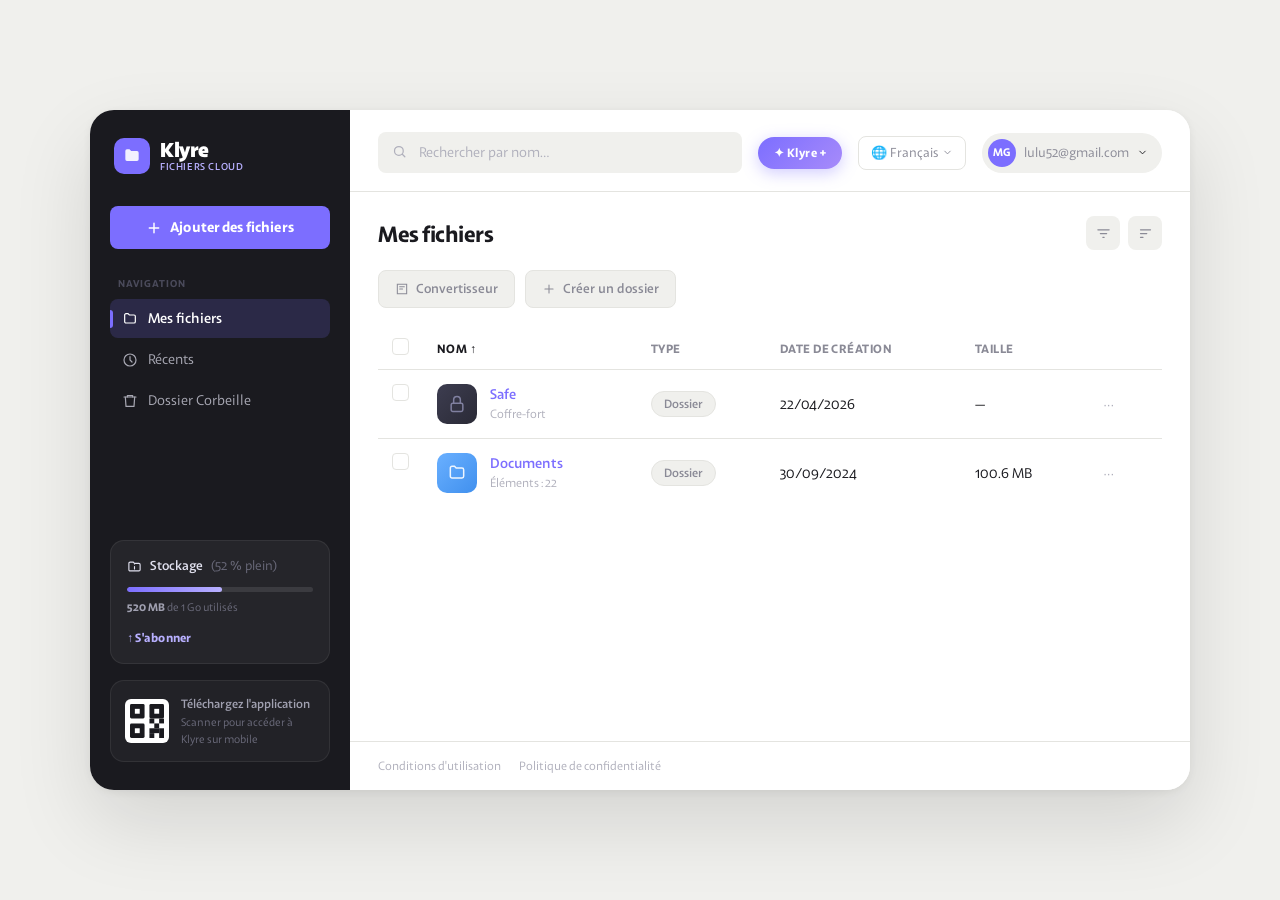
<file: klyre.html>
<!DOCTYPE html>
<html lang="fr">
<head>
  <meta charset="UTF-8" />
  <meta name="viewport" content="width=device-width, initial-scale=1.0" />
  <title>Klyre</title>
    <style>
    @font-face { font-family: 'Plein'; src: url('[data-uri]') format('opentype'); font-weight: 400; font-style: normal; }
    @font-face { font-family: 'Plein'; src: url('[data-uri]') format('opentype'); font-weight: 500; font-style: normal; }
    @font-face { font-family: 'Plein'; src: url('[data-uri]') format('opentype'); font-weight: 700; font-style: normal; }
    @font-face { font-family: 'Plein'; src: url('[data-uri]') format('opentype'); font-weight: 900; font-style: normal; }
    *, *::before, *::after { box-sizing: border-box; margin: 0; padding: 0; }

    :root {
      --bg: #f0f0ed;
      --sidebar-bg: #1a1a1f;
      --sidebar-text: #a8a8b3;
      --sidebar-active: #ffffff;
      --accent: #7c6eff;
      --accent-light: #ede9ff;
      --accent-soft: #b8b0ff;
      --surface: #ffffff;
      --border: #e4e4e0;
      --text: #1a1a1f;
      --text-muted: #8a8a96;
      --text-xs: #b0b0bc;
      --danger: #ff5e5e;
      --success: #4dd9a0;
      --sidebar-w: 260px;
      --radius: 14px;
      --radius-sm: 8px;
    }

    body {
      font-family: 'Plein', sans-serif;
      background: var(--bg);
      color: var(--text);
      min-height: 100vh;
      display: flex;
      align-items: center;
      justify-content: center;
      padding: 24px;
    }

    .app-shell {
      display: flex;
      width: 100%;
      max-width: 1100px;
      min-height: 680px;
      background: var(--surface);
      border-radius: 24px;
      overflow: hidden;
      box-shadow: 0 32px 80px rgba(0,0,0,0.12), 0 2px 8px rgba(0,0,0,0.06);
      animation: shellIn 0.5s cubic-bezier(.22,1,.36,1) both;
    }

    @keyframes shellIn {
      from { opacity: 0; transform: translateY(18px) scale(0.98); }
      to   { opacity: 1; transform: none; }
    }

    /* ── SIDEBAR ── */
    .sidebar {
      width: var(--sidebar-w);
      background: var(--sidebar-bg);
      display: flex;
      flex-direction: column;
      padding: 28px 20px;
      flex-shrink: 0;
      gap: 0;
    }

    .brand {
      display: flex;
      align-items: center;
      gap: 10px;
      margin-bottom: 32px;
      padding-left: 4px;
    }

    .brand-icon {
      width: 36px;
      height: 36px;
      background: var(--accent);
      border-radius: 10px;
      display: flex;
      align-items: center;
      justify-content: center;
    }

    .brand-icon svg { display: block; }

    .brand-name {
      font-family: 'Plein', sans-serif;
      font-size: 20px;
      font-weight: 800;
      letter-spacing: -0.5px;
      color: #fff;
      line-height: 1;
    }

    .brand-sub {
      font-size: 10px;
      font-weight: 500;
      color: var(--accent-soft);
      letter-spacing: 0.06em;
      text-transform: uppercase;
      margin-top: 1px;
    }

    .add-btn {
      display: flex;
      align-items: center;
      justify-content: center;
      gap: 8px;
      background: var(--accent);
      color: #fff;
      border: none;
      border-radius: var(--radius-sm);
      padding: 12px 16px;
      font-family: 'Plein', sans-serif;
      font-weight: 600;
      font-size: 14px;
      cursor: pointer;
      transition: background 0.18s, transform 0.12s;
      width: 100%;
      margin-bottom: 28px;
      letter-spacing: 0.01em;
    }
    .add-btn:hover { background: #6a5bef; transform: translateY(-1px); }
    .add-btn:active { transform: scale(0.98); }

    .nav-label {
      font-size: 10px;
      font-weight: 600;
      color: #4a4a5a;
      letter-spacing: 0.1em;
      text-transform: uppercase;
      padding: 0 8px;
      margin-bottom: 8px;
    }

    .nav-list { list-style: none; display: flex; flex-direction: column; gap: 2px; margin-bottom: 24px; }

    .nav-item {
      display: flex;
      align-items: center;
      gap: 10px;
      padding: 10px 12px;
      border-radius: var(--radius-sm);
      color: var(--sidebar-text);
      font-size: 14px;
      font-weight: 400;
      cursor: pointer;
      transition: background 0.15s, color 0.15s;
      position: relative;
    }
    .nav-item:hover { background: rgba(255,255,255,0.07); color: #e0e0ee; }
    .nav-item.active {
      background: rgba(124,110,255,0.18);
      color: var(--sidebar-active);
      font-weight: 500;
    }
    .nav-item.active::before {
      content: '';
      position: absolute;
      left: 0; top: 50%;
      transform: translateY(-50%);
      width: 3px; height: 18px;
      background: var(--accent);
      border-radius: 0 3px 3px 0;
    }

    .storage-card {
      background: rgba(255,255,255,0.05);
      border: 1px solid rgba(255,255,255,0.07);
      border-radius: var(--radius);
      padding: 16px;
      margin-top: auto;
      margin-bottom: 16px;
    }

    .storage-header {
      display: flex;
      align-items: center;
      gap: 8px;
      font-size: 13px;
      color: #e0e0ee;
      font-weight: 500;
      margin-bottom: 12px;
    }

    .storage-bar-bg {
      background: rgba(255,255,255,0.1);
      border-radius: 99px;
      height: 5px;
      overflow: hidden;
      margin-bottom: 8px;
    }

    .storage-bar-fill {
      height: 100%;
      width: 51%;
      background: linear-gradient(90deg, var(--accent), var(--accent-soft));
      border-radius: 99px;
      transition: width 0.8s cubic-bezier(.22,1,.36,1);
    }

    .storage-meta {
      font-size: 11px;
      color: #6a6a7a;
      margin-bottom: 10px;
    }
    .storage-meta strong { color: #a0a0b0; }

    .upgrade-link {
      font-size: 12px;
      color: var(--accent-soft);
      font-weight: 600;
      cursor: pointer;
      text-decoration: none;
      font-family: 'Plein', sans-serif;
      letter-spacing: 0.02em;
      transition: color 0.15s;
    }
    .upgrade-link:hover { color: var(--accent); }

    .qr-card {
      background: rgba(255,255,255,0.04);
      border: 1px solid rgba(255,255,255,0.07);
      border-radius: var(--radius);
      padding: 14px;
      display: flex;
      align-items: center;
      gap: 12px;
    }

    .qr-box {
      width: 44px; height: 44px;
      background: #fff;
      border-radius: 6px;
      display: grid;
      place-items: center;
      flex-shrink: 0;
    }

    .qr-text { font-size: 11px; color: #6a6a7a; line-height: 1.5; }
    .qr-text strong { color: #a0a0b0; font-weight: 500; font-size: 12px; display: block; margin-bottom: 1px; }

    /* ── MAIN ── */
    .main {
      flex: 1;
      display: flex;
      flex-direction: column;
      background: var(--surface);
    }

    .topbar {
      display: flex;
      align-items: center;
      gap: 16px;
      padding: 22px 28px 18px;
      border-bottom: 1px solid var(--border);
    }

    .search-wrap {
      flex: 1;
      position: relative;
    }

    .search-icon {
      position: absolute;
      left: 14px; top: 50%;
      transform: translateY(-50%);
      color: var(--text-xs);
      pointer-events: none;
    }

    .search-input {
      width: 100%;
      background: var(--bg);
      border: 1.5px solid transparent;
      border-radius: var(--radius-sm);
      padding: 10px 14px 10px 40px;
      font-family: 'Plein', sans-serif;
      font-size: 14px;
      color: var(--text);
      outline: none;
      transition: border-color 0.18s, background 0.18s;
    }
    .search-input::placeholder { color: var(--text-xs); }
    .search-input:focus { border-color: var(--accent); background: #fff; }

    .pro-badge {
      background: linear-gradient(135deg, var(--accent), #a78bfa);
      color: #fff;
      font-family: 'Plein', sans-serif;
      font-size: 12px;
      font-weight: 700;
      padding: 8px 16px;
      border-radius: 99px;
      cursor: pointer;
      border: none;
      letter-spacing: 0.04em;
      white-space: nowrap;
      transition: opacity 0.15s, transform 0.12s;
      box-shadow: 0 4px 16px rgba(124,110,255,0.35);
    }
    .pro-badge:hover { opacity: 0.88; transform: scale(1.03); }

    .topbar-meta {
      display: flex;
      align-items: center;
      gap: 16px;
    }

    .lang-btn {
      background: none;
      border: 1px solid var(--border);
      border-radius: var(--radius-sm);
      padding: 7px 12px;
      font-size: 13px;
      font-family: 'Plein', sans-serif;
      color: var(--text-muted);
      cursor: pointer;
      display: flex;
      align-items: center;
      gap: 4px;
      transition: border-color 0.15s, color 0.15s;
    }
    .lang-btn:hover { border-color: var(--accent); color: var(--text); }

    .user-chip {
      display: flex;
      align-items: center;
      gap: 8px;
      background: var(--bg);
      border-radius: 99px;
      padding: 6px 14px 6px 6px;
      cursor: pointer;
      transition: background 0.15s;
    }
    .user-chip:hover { background: #e5e5e0; }

    .avatar {
      width: 28px; height: 28px;
      background: var(--accent);
      border-radius: 50%;
      display: grid;
      place-items: center;
      font-family: 'Plein', sans-serif;
      font-size: 11px;
      font-weight: 700;
      color: #fff;
    }

    .user-email { font-size: 13px; color: var(--text-muted); }

    .content {
      flex: 1;
      padding: 24px 28px;
    }

    .content-header {
      display: flex;
      align-items: center;
      justify-content: space-between;
      margin-bottom: 20px;
    }

    .page-title {
      font-family: 'Plein', sans-serif;
      font-size: 22px;
      font-weight: 700;
      letter-spacing: -0.5px;
      color: var(--text);
    }

    .header-actions {
      display: flex;
      align-items: center;
      gap: 8px;
    }

    .icon-btn {
      width: 34px; height: 34px;
      background: var(--bg);
      border: none;
      border-radius: var(--radius-sm);
      display: grid;
      place-items: center;
      cursor: pointer;
      color: var(--text-muted);
      transition: background 0.15s, color 0.15s;
    }
    .icon-btn:hover { background: var(--accent-light); color: var(--accent); }

    .toolbar {
      display: flex;
      align-items: center;
      gap: 10px;
    }
    .toolbar.hidden {
      display: none;
    }

    .toolbar-btn {
      display: flex;
      align-items: center;
      gap: 7px;
      background: var(--bg);
      border: 1.5px solid var(--border);
      border-radius: var(--radius-sm);
      padding: 9px 16px;
      font-family: 'Plein', sans-serif;
      font-size: 13px;
      color: var(--text-muted);
      cursor: pointer;
      transition: border-color 0.15s, color 0.15s, background 0.15s;
      font-weight: 500;
    }
    .toolbar-btn:hover { border-color: var(--accent); color: var(--accent); background: var(--accent-light); }

    /* ── TABLE ── */
    .file-table {
      width: 100%;
      border-collapse: collapse;
    }

    .file-table thead tr {
      border-bottom: 1.5px solid var(--border);
    }

    .file-table th {
      text-align: left;
      padding: 10px 14px;
      font-size: 12px;
      font-weight: 600;
      color: var(--text-muted);
      letter-spacing: 0.04em;
      text-transform: uppercase;
      font-family: 'Plein', sans-serif;
    }

    .file-table th:first-child { width: 40px; }

    .sort-btn {
      background: none; border: none; cursor: pointer;
      color: var(--text); font-family: 'Plein', sans-serif;
      font-size: 12px; font-weight: 600;
      letter-spacing: 0.04em; text-transform: uppercase;
      display: flex; align-items: center; gap: 4px;
      transition: color 0.15s;
    }
    .sort-btn:hover { color: var(--accent); }

    .file-table tbody tr {
      border-bottom: 1px solid var(--border);
      transition: background 0.13s;
      cursor: pointer;
      animation: rowIn 0.35s cubic-bezier(.22,1,.36,1) both;
    }

    .file-table tbody tr:nth-child(1) { animation-delay: 0.08s; }
    .file-table tbody tr:nth-child(2) { animation-delay: 0.14s; }
    .file-table tbody tr:nth-child(3) { animation-delay: 0.20s; }

    @keyframes rowIn {
      from { opacity: 0; transform: translateX(-8px); }
      to   { opacity: 1; transform: none; }
    }

    .file-table tbody tr:hover { background: #f7f7f4; }
    .file-table tbody tr:last-child { border-bottom: none; }

    .file-table td {
      padding: 14px 14px;
      font-size: 14px;
      color: var(--text);
      vertical-align: middle;
    }

    .checkbox-wrap { display: grid; place-items: center; }

    .custom-checkbox {
      width: 17px; height: 17px;
      border: 1.5px solid var(--border);
      border-radius: 4px;
      appearance: none;
      cursor: pointer;
      transition: border-color 0.15s, background 0.15s;
    }
    .custom-checkbox:hover { border-color: var(--accent); }
    .custom-checkbox:checked { background: var(--accent); border-color: var(--accent); }

    .file-info {
      display: flex;
      align-items: center;
      gap: 13px;
    }

    .file-icon {
      width: 40px; height: 40px;
      border-radius: 10px;
      display: grid;
      place-items: center;
      flex-shrink: 0;
    }

    .file-icon.folder-safe {
      background: linear-gradient(135deg, #3d3d50, #2a2a36);
    }

    .file-icon.folder-blue {
      background: linear-gradient(135deg, #6ab0ff, #4090ee);
    }

    .file-name {
      font-weight: 500;
      font-size: 14px;
      color: var(--accent);
      display: block;
      font-family: 'Plein', sans-serif;
    }

    .file-sub {
      font-size: 12px;
      color: var(--text-xs);
      margin-top: 1px;
    }

    .type-pill {
      display: inline-flex;
      align-items: center;
      background: var(--bg);
      border: 1px solid var(--border);
      border-radius: 99px;
      padding: 4px 12px;
      font-size: 12px;
      color: var(--text-muted);
      font-weight: 500;
    }

    .date-cell { color: var(--text-muted); font-size: 13px; }

    .size-cell { color: var(--text-muted); font-size: 13px; }

    .more-btn {
      background: none;
      border: none;
      cursor: pointer;
      color: var(--text-xs);
      width: 32px; height: 32px;
      border-radius: 6px;
      display: grid;
      place-items: center;
      transition: background 0.15s, color 0.15s;
    }
    .more-btn:hover { background: var(--accent-light); color: var(--accent); }

    .footer-links {
      display: flex;
      gap: 18px;
      padding: 16px 28px;
      border-top: 1px solid var(--border);
    }

    .footer-link {
      font-size: 12px;
      color: var(--text-xs);
      text-decoration: none;
      transition: color 0.15s;
    }
    .footer-link:hover { color: var(--accent); }

    /* QR SVG mini */
    .qr-svg { image-rendering: pixelated; }

    /* ── MODAL OVERLAY ── */
    .modal-overlay {
      position: fixed;
      inset: 0;
      background: rgba(0,0,0,0.45);
      backdrop-filter: blur(4px);
      display: flex;
      align-items: center;
      justify-content: center;
      z-index: 1000;
      opacity: 0;
      pointer-events: none;
      transition: opacity 0.22s;
    }
    .modal-overlay.open {
      opacity: 1;
      pointer-events: all;
    }
    .modal-box {
      background: #fff;
      border-radius: 20px;
      width: 640px;
      max-width: 95vw;
      padding: 32px;
      box-shadow: 0 40px 100px rgba(0,0,0,0.18);
      transform: translateY(16px) scale(0.97);
      transition: transform 0.25s cubic-bezier(.22,1,.36,1);
      position: relative;
    }
    .modal-overlay.open .modal-box {
      transform: none;
    }
    .modal-close {
      position: absolute;
      top: 20px; right: 20px;
      width: 32px; height: 32px;
      background: var(--bg);
      border: none;
      border-radius: 8px;
      cursor: pointer;
      display: grid;
      place-items: center;
      color: var(--text-muted);
      font-size: 18px;
      transition: background 0.15s, color 0.15s;
    }
    .modal-close:hover { background: var(--accent-light); color: var(--accent); }

    .converter-grid {
      display: grid;
      grid-template-columns: repeat(3, 1fr);
      gap: 12px;
      margin-top: 8px;
    }

    .converter-card {
      border: 1.5px solid var(--border);
      border-radius: 14px;
      padding: 18px 16px;
      cursor: pointer;
      transition: border-color 0.15s, background 0.15s, transform 0.12s;
    }
    .converter-card:hover {
      border-color: var(--accent);
      background: var(--accent-light);
      transform: translateY(-2px);
    }

    .conv-icon {
      width: 44px; height: 52px;
      position: relative;
      margin-bottom: 12px;
    }
    .conv-icon svg { display: block; }
    .conv-badge {
      position: absolute;
      bottom: 0; left: 4px;
      font-family: 'Plein', sans-serif;
      font-size: 8px;
      font-weight: 900;
      color: #fff;
      padding: 2px 5px;
      border-radius: 3px;
      letter-spacing: 0.04em;
    }

    .conv-title {
      font-family: 'Plein', sans-serif;
      font-weight: 700;
      font-size: 14px;
      color: var(--text);
      margin-bottom: 4px;
    }
    .conv-desc {
      font-size: 12px;
      color: var(--text-muted);
      line-height: 1.4;
    }

    /* ── SELECTION ACTION BAR ── */
    /* toolbar wrapper — swaps between toolbar and action-bar */
    .toolbar-wrapper {
      margin-bottom: 20px;
    }

    .action-bar {
      display: none;
      align-items: center;
      gap: 8px;
      overflow-x: auto;
      scrollbar-width: none;
    }
    .action-bar::-webkit-scrollbar { display: none; }
    .action-bar.visible {
      display: flex;
    }

    .action-btn {
      display: flex;
      align-items: center;
      gap: 6px;
      background: #fff;
      border: 1.5px solid var(--border);
      border-radius: 99px;
      padding: 7px 14px;
      font-family: 'Plein', sans-serif;
      font-size: 12px;
      font-weight: 500;
      color: var(--text-muted);
      cursor: pointer;
      white-space: nowrap;
      transition: border-color 0.15s, color 0.15s, background 0.15s;
    }
    .action-btn:hover { border-color: var(--accent); color: var(--accent); background: var(--accent-light); }
    .action-btn.danger:hover { border-color: var(--danger); color: var(--danger); background: #fff0f0; }

    .file-table tbody tr.selected { background: #eeeeff; }
  </style>
</head>
<body>

<div class="app-shell">

  <!-- SIDEBAR -->
  <aside class="sidebar">
    <div class="brand">
      <div class="brand-icon">
        <svg width="20" height="20" fill="none" viewBox="0 0 24 24">
          <path d="M4 6a2 2 0 012-2h3l2 2h7a2 2 0 012 2v8a2 2 0 01-2 2H6a2 2 0 01-2-2V6z" fill="#fff" fill-opacity=".9"/>
        </svg>
      </div>
      <div>
        <div class="brand-name">Klyre</div>
        <div class="brand-sub">Fichiers Cloud</div>
      </div>
    </div>

    <button class="add-btn" onclick="pulse(this)">
      <svg width="16" height="16" fill="none" viewBox="0 0 24 24"><path d="M12 5v14M5 12h14" stroke="#fff" stroke-width="2.2" stroke-linecap="round"/></svg>
      Ajouter des fichiers
    </button>

    <div class="nav-label">Navigation</div>
    <ul class="nav-list">
      <li class="nav-item active" onclick="setActive(this)">
        <svg width="16" height="16" fill="none" viewBox="0 0 24 24"><path d="M4 6a2 2 0 012-2h3l2 2h7a2 2 0 012 2v8a2 2 0 01-2 2H6a2 2 0 01-2-2V6z" stroke="currentColor" stroke-width="1.8"/></svg>
        Mes fichiers
      </li>
      <li class="nav-item" onclick="setActive(this)">
        <svg width="16" height="16" fill="none" viewBox="0 0 24 24"><circle cx="12" cy="12" r="9" stroke="currentColor" stroke-width="1.8"/><path d="M12 7v5l3 3" stroke="currentColor" stroke-width="1.8" stroke-linecap="round"/></svg>
        Récents
      </li>
      <li class="nav-item" onclick="setActive(this)">
        <svg width="16" height="16" fill="none" viewBox="0 0 24 24"><polyline points="3 6 5 6 21 6" stroke="currentColor" stroke-width="1.8" stroke-linecap="round"/><path d="M8 6V4h8v2M19 6l-1 14H6L5 6" stroke="currentColor" stroke-width="1.8" stroke-linecap="round" stroke-linejoin="round"/></svg>
        Dossier Corbeille
      </li>
    </ul>

    <div class="storage-card">
      <div class="storage-header">
        <svg width="15" height="15" fill="none" viewBox="0 0 24 24"><path d="M12 16v-4M12 8h.01" stroke="currentColor" stroke-width="1.8" stroke-linecap="round"/><path d="M3 7c0-1.1.9-2 2-2h5l2 2h7a2 2 0 012 2v8a2 2 0 01-2 2H5a2 2 0 01-2-2V7z" stroke="currentColor" stroke-width="1.8"/></svg>
        Stockage <span style="color:#6a6a7a;font-weight:400;">(52 % plein)</span>
      </div>
      <div class="storage-bar-bg">
        <div class="storage-bar-fill" id="storageBar"></div>
      </div>
      <div class="storage-meta"><strong>520 MB</strong> de 1 Go utilisés</div>
      <a class="upgrade-link" href="#">↑ S'abonner</a>
    </div>

    <div class="qr-card">
      <div class="qr-box">
        <svg class="qr-svg" width="34" height="34" viewBox="0 0 7 7" fill="none" xmlns="http://www.w3.org/2000/svg">
          <rect x="0" y="0" width="3" height="3" fill="#1a1a1f" rx="0.3"/>
          <rect x="1" y="1" width="1" height="1" fill="white"/>
          <rect x="4" y="0" width="3" height="3" fill="#1a1a1f" rx="0.3"/>
          <rect x="5" y="1" width="1" height="1" fill="white"/>
          <rect x="0" y="4" width="3" height="3" fill="#1a1a1f" rx="0.3"/>
          <rect x="1" y="5" width="1" height="1" fill="white"/>
          <rect x="4" y="3" width="1" height="1" fill="#1a1a1f"/>
          <rect x="5" y="4" width="1" height="1" fill="#1a1a1f"/>
          <rect x="6" y="3" width="1" height="1" fill="#1a1a1f"/>
          <rect x="4" y="5" width="2" height="1" fill="#1a1a1f"/>
          <rect x="6" y="5" width="1" height="2" fill="#1a1a1f"/>
          <rect x="4" y="6" width="1" height="1" fill="#1a1a1f"/>
        </svg>
      </div>
      <div class="qr-text">
        <strong>Téléchargez l'application</strong>
        Scanner pour accéder à Klyre sur mobile
      </div>
    </div>
  </aside>

  <!-- MAIN -->
  <div class="main">
    <header class="topbar">
      <div class="search-wrap">
        <span class="search-icon">
          <svg width="15" height="15" fill="none" viewBox="0 0 24 24"><circle cx="11" cy="11" r="7" stroke="currentColor" stroke-width="2"/><path d="m16.5 16.5 4 4" stroke="currentColor" stroke-width="2" stroke-linecap="round"/></svg>
        </span>
        <input class="search-input" type="text" placeholder="Rechercher par nom…" />
      </div>

      <button class="pro-badge">✦ Klyre +</button>

      <div class="topbar-meta">
        <button class="lang-btn">
          🌐 Français
          <svg width="11" height="11" fill="none" viewBox="0 0 24 24"><path d="M6 9l6 6 6-6" stroke="currentColor" stroke-width="2" stroke-linecap="round" stroke-linejoin="round"/></svg>
        </button>
        <div class="user-chip">
          <div class="avatar">MG</div>
          <span class="user-email">lulu52@gmail.com</span>
          <svg width="11" height="11" fill="none" viewBox="0 0 24 24"><path d="M6 9l6 6 6-6" stroke="currentColor" stroke-width="2" stroke-linecap="round" stroke-linejoin="round"/></svg>
        </div>
      </div>
    </header>

    <div class="content">
      <div class="content-header">
        <h1 class="page-title">Mes fichiers</h1>
        <div class="header-actions">
          <button class="icon-btn" title="Filtrer">
            <svg width="15" height="15" fill="none" viewBox="0 0 24 24"><path d="M3 6h18M7 12h10M11 18h2" stroke="currentColor" stroke-width="2" stroke-linecap="round"/></svg>
          </button>
          <button class="icon-btn" title="Trier">
            <svg width="15" height="15" fill="none" viewBox="0 0 24 24"><path d="M4 6h16M4 12h10M4 18h4" stroke="currentColor" stroke-width="2" stroke-linecap="round"/></svg>
          </button>
        </div>
      </div>

      <!-- TOOLBAR WRAPPER: swaps between toolbar and action-bar on selection -->
      <div class="toolbar-wrapper">
        <div class="toolbar" id="mainToolbar">
          <button class="toolbar-btn" id="converterBtn">
            <svg width="14" height="14" fill="none" viewBox="0 0 24 24"><path d="M4 4h16v16H4V4zm4 4h8m-8 4h5" stroke="currentColor" stroke-width="1.8" stroke-linecap="round"/></svg>
            Convertisseur
          </button>
          <button class="toolbar-btn">
            <svg width="14" height="14" fill="none" viewBox="0 0 24 24"><path d="M12 5v14M5 12h14" stroke="currentColor" stroke-width="1.8" stroke-linecap="round"/></svg>
            Créer un dossier
          </button>
        </div>

        <!-- ACTION BAR (appears on selection, replaces toolbar) -->
        <div class="action-bar" id="actionBar">
          <button class="action-btn">
            <svg width="13" height="13" fill="none" viewBox="0 0 24 24"><path d="M4 12v6a2 2 0 002 2h12a2 2 0 002-2v-6M12 3v13M8 7l4-4 4 4" stroke="currentColor" stroke-width="1.8" stroke-linecap="round" stroke-linejoin="round"/></svg>
            Partager le dossier
          </button>
          <button class="action-btn">
            <svg width="13" height="13" fill="none" viewBox="0 0 24 24"><rect x="9" y="9" width="13" height="13" rx="2" stroke="currentColor" stroke-width="1.8"/><path d="M5 15H4a2 2 0 01-2-2V4a2 2 0 012-2h9a2 2 0 012 2v1" stroke="currentColor" stroke-width="1.8"/></svg>
            Copier
          </button>
          <button class="action-btn">
            <svg width="13" height="13" fill="none" viewBox="0 0 24 24"><path d="M21 15v4a2 2 0 01-2 2H5a2 2 0 01-2-2v-4M12 3v12M7 8l5-5 5 5" stroke="currentColor" stroke-width="1.8" stroke-linecap="round" stroke-linejoin="round"/></svg>
            Compresser
          </button>
          <button class="action-btn">
            <svg width="13" height="13" fill="none" viewBox="0 0 24 24"><path d="M5 12h14M12 5l7 7-7 7" stroke="currentColor" stroke-width="1.8" stroke-linecap="round" stroke-linejoin="round"/></svg>
            Déplacer
          </button>
          <button class="action-btn">
            <svg width="13" height="13" fill="none" viewBox="0 0 24 24"><path d="M11 4H4a2 2 0 00-2 2v14a2 2 0 002 2h14a2 2 0 002-2v-7" stroke="currentColor" stroke-width="1.8" stroke-linecap="round"/><path d="M18.5 2.5a2.121 2.121 0 013 3L12 15l-4 1 1-4 9.5-9.5z" stroke="currentColor" stroke-width="1.8" stroke-linecap="round"/></svg>
            Renommer
          </button>
          <button class="action-btn">
            <svg width="13" height="13" fill="none" viewBox="0 0 24 24"><rect x="3" y="11" width="18" height="11" rx="2" stroke="currentColor" stroke-width="1.8"/><path d="M7 11V7a5 5 0 0110 0v4" stroke="currentColor" stroke-width="1.8" stroke-linecap="round"/></svg>
            Verrouiller
          </button>
          <button class="action-btn danger">
            <svg width="13" height="13" fill="none" viewBox="0 0 24 24"><polyline points="3 6 5 6 21 6" stroke="currentColor" stroke-width="1.8" stroke-linecap="round"/><path d="M8 6V4h8v2M19 6l-1 14H6L5 6" stroke="currentColor" stroke-width="1.8" stroke-linecap="round" stroke-linejoin="round"/></svg>
            Supprimer
          </button>
        </div>
      </div>

      <table class="file-table">
        <thead>
          <tr>
            <th><input type="checkbox" class="custom-checkbox" /></th>
            <th><button class="sort-btn">Nom ↑</button></th>
            <th>Type</th>
            <th>Date de création</th>
            <th>Taille</th>
            <th></th>
          </tr>
        </thead>
        <tbody>
          <tr>
            <td class="checkbox-wrap"><input type="checkbox" class="custom-checkbox" /></td>
            <td>
              <div class="file-info">
                <div class="file-icon folder-safe">
                  <svg width="20" height="20" fill="none" viewBox="0 0 24 24"><rect x="5" y="11" width="14" height="10" rx="2" stroke="#8080a0" stroke-width="1.8"/><path d="M8 11V7a4 4 0 018 0v4" stroke="#8080a0" stroke-width="1.8" stroke-linecap="round"/></svg>
                </div>
                <div>
                  <span class="file-name">Safe</span>
                  <span class="file-sub">Coffre-fort</span>
                </div>
              </div>
            </td>
            <td><span class="type-pill">Dossier</span></td>
            <td class="date-cell">22/04/2026</td>
            <td class="size-cell">—</td>
            <td><button class="more-btn">···</button></td>
          </tr>
          <tr>
            <td class="checkbox-wrap"><input type="checkbox" class="custom-checkbox" /></td>
            <td>
              <div class="file-info">
                <div class="file-icon folder-blue">
                  <svg width="20" height="20" fill="none" viewBox="0 0 24 24"><path d="M4 6a2 2 0 012-2h3l2 2h7a2 2 0 012 2v8a2 2 0 01-2 2H6a2 2 0 01-2-2V6z" stroke="rgba(255,255,255,0.9)" stroke-width="1.8"/></svg>
                </div>
                <div>
                  <span class="file-name">Documents</span>
                  <span class="file-sub">Éléments : 22</span>
                </div>
              </div>
            </td>
            <td><span class="type-pill">Dossier</span></td>
            <td class="date-cell">30/09/2024</td>
            <td class="size-cell">100.6 MB</td>
            <td><button class="more-btn">···</button></td>
          </tr>
        </tbody>
      </table>
    </div>

    <footer class="footer-links">
      <a class="footer-link" href="#">Conditions d'utilisation</a>
      <a class="footer-link" href="#">Politique de confidentialité</a>
    </footer>
  </div>
</div>

<script>
  function setActive(el) {
    document.querySelectorAll('.nav-item').forEach(i => i.classList.remove('active'));
    el.classList.add('active');
  }

  function pulse(btn) {
    btn.style.transform = 'scale(0.95)';
    setTimeout(() => btn.style.transform = '', 140);
  }

  // Animate storage bar on load
  window.addEventListener('DOMContentLoaded', () => {
    const bar = document.getElementById('storageBar');
    bar.style.width = '0%';
    requestAnimationFrame(() => {
      setTimeout(() => { bar.style.width = '51%'; }, 200);
    });

    // Converter button opens modal
    const convBtn = document.getElementById('converterBtn');
    if (convBtn) convBtn.addEventListener('click', openModal);

    // Row click toggles selection
    document.querySelectorAll('.file-table tbody tr').forEach(row => {
      row.addEventListener('click', function(e) {
        if (e.target.type === 'checkbox') return;
        const cb = this.querySelector('.custom-checkbox');
        cb.checked = !cb.checked;
        toggleSelection(cb, this);
      });
    });

    // Checkbox change
    document.querySelectorAll('.file-table tbody .custom-checkbox').forEach(cb => {
      cb.addEventListener('change', function() {
        toggleSelection(this, this.closest('tr'));
      });
    });

    // Header checkbox — select all
    const headerCb = document.querySelector('.file-table thead .custom-checkbox');
    if (headerCb) {
      headerCb.addEventListener('change', function() {
        document.querySelectorAll('.file-table tbody .custom-checkbox').forEach(cb => {
          cb.checked = this.checked;
          toggleSelection(cb, cb.closest('tr'));
        });
        updateActionBar();
      });
    }

    // Click outside modal closes it
    document.getElementById('converterModal').addEventListener('click', function(e) {
      if (e.target === this) closeModal();
    });
  });

  function toggleSelection(cb, row) {
    row.classList.toggle('selected', cb.checked);
    updateActionBar();
  }

  function updateActionBar() {
    const any = [...document.querySelectorAll('.file-table tbody .custom-checkbox')].some(c => c.checked);
    document.getElementById('actionBar').classList.toggle('visible', any);
    document.getElementById('mainToolbar').classList.toggle('hidden', any);
  }

  function openModal() {
    document.getElementById('converterModal').classList.add('open');
    document.body.style.overflow = 'hidden';
  }

  function closeModal() {
    document.getElementById('converterModal').classList.remove('open');
    document.body.style.overflow = '';
  }

  document.addEventListener('keydown', e => { if (e.key === 'Escape') closeModal(); });
</script>

<!-- CONVERTER MODAL -->
<div class="modal-overlay" id="converterModal">
  <div class="modal-box">
    <button class="modal-close" onclick="closeModal()">✕</button>
    <h2 style="font-family:'Plein',sans-serif;font-weight:900;font-size:20px;margin-bottom:20px;letter-spacing:-0.3px;">Convertisseur</h2>
    <div class="converter-grid">
      <!-- PDF -->
      <div class="converter-card">
        <div class="conv-icon">
          <svg width="36" height="44" viewBox="0 0 36 44" fill="none"><rect x="2" y="2" width="28" height="36" rx="4" fill="#f0f0ed" stroke="#d0d0cc" stroke-width="1.5"/><path d="M22 2v10h10" fill="none" stroke="#d0d0cc" stroke-width="1.5"/><path d="M22 2l10 10" fill="none" stroke="#d0d0cc" stroke-width="1.5"/></svg>
          <span class="conv-badge" style="background:#e53935;">PDF</span>
        </div>
        <div class="conv-title">PDF en…</div>
        <div class="conv-desc">Convertir PDF vers d'autres formats.</div>
      </div>
      <!-- JPG -->
      <div class="converter-card">
        <div class="conv-icon">
          <svg width="36" height="44" viewBox="0 0 36 44" fill="none"><rect x="2" y="2" width="28" height="36" rx="4" fill="#f0f0ed" stroke="#d0d0cc" stroke-width="1.5"/><path d="M22 2v10h10" fill="none" stroke="#d0d0cc" stroke-width="1.5"/><circle cx="14" cy="22" r="5" stroke="#d0d0cc" stroke-width="1.2"/></svg>
          <span class="conv-badge" style="background:#1e88e5;">JPG</span>
        </div>
        <div class="conv-title">JPG en…</div>
        <div class="conv-desc">Convertir JPG vers d'autres formats.</div>
      </div>
      <!-- PNG -->
      <div class="converter-card">
        <div class="conv-icon">
          <svg width="36" height="44" viewBox="0 0 36 44" fill="none"><rect x="2" y="2" width="28" height="36" rx="4" fill="#f0f0ed" stroke="#d0d0cc" stroke-width="1.5"/><path d="M22 2v10h10" fill="none" stroke="#d0d0cc" stroke-width="1.5"/><rect x="9" y="18" width="14" height="10" rx="2" stroke="#d0d0cc" stroke-width="1.2"/></svg>
          <span class="conv-badge" style="background:#546e7a;">PNG</span>
        </div>
        <div class="conv-title">PNG en…</div>
        <div class="conv-desc">Convertir PNG vers d'autres formats.</div>
      </div>
      <!-- DOC -->
      <div class="converter-card">
        <div class="conv-icon">
          <svg width="36" height="44" viewBox="0 0 36 44" fill="none"><rect x="2" y="2" width="28" height="36" rx="4" fill="#f0f0ed" stroke="#d0d0cc" stroke-width="1.5"/><path d="M22 2v10h10" fill="none" stroke="#d0d0cc" stroke-width="1.5"/><path d="M9 20h14M9 25h10" stroke="#d0d0cc" stroke-width="1.5" stroke-linecap="round"/></svg>
          <span class="conv-badge" style="background:#1565c0;">DOC</span>
        </div>
        <div class="conv-title">DOC en…</div>
        <div class="conv-desc">Convertir DOC vers d'autres formats.</div>
      </div>
      <!-- XLS -->
      <div class="converter-card">
        <div class="conv-icon">
          <svg width="36" height="44" viewBox="0 0 36 44" fill="none"><rect x="2" y="2" width="28" height="36" rx="4" fill="#f0f0ed" stroke="#d0d0cc" stroke-width="1.5"/><path d="M22 2v10h10" fill="none" stroke="#d0d0cc" stroke-width="1.5"/><rect x="9" y="17" width="14" height="12" rx="1" stroke="#d0d0cc" stroke-width="1.2"/><path d="M16 17v12M9 23h14" stroke="#d0d0cc" stroke-width="1"/></svg>
          <span class="conv-badge" style="background:#2e7d32;">XLS</span>
        </div>
        <div class="conv-title">XLS en…</div>
        <div class="conv-desc">Convertir XLS vers d'autres formats.</div>
      </div>
      <!-- PPT -->
      <div class="converter-card">
        <div class="conv-icon">
          <svg width="36" height="44" viewBox="0 0 36 44" fill="none"><rect x="2" y="2" width="28" height="36" rx="4" fill="#f0f0ed" stroke="#d0d0cc" stroke-width="1.5"/><path d="M22 2v10h10" fill="none" stroke="#d0d0cc" stroke-width="1.5"/><rect x="9" y="18" width="14" height="9" rx="2" stroke="#d0d0cc" stroke-width="1.2"/></svg>
          <span class="conv-badge" style="background:#e53935;">PPT</span>
        </div>
        <div class="conv-title">PPT en…</div>
        <div class="conv-desc">Convertir PPT vers d'autres formats.</div>
      </div>
      <!-- HEIC -->
      <div class="converter-card">
        <div class="conv-icon">
          <svg width="36" height="44" viewBox="0 0 36 44" fill="none"><rect x="2" y="2" width="28" height="36" rx="4" fill="#f0f0ed" stroke="#d0d0cc" stroke-width="1.5"/><path d="M22 2v10h10" fill="none" stroke="#d0d0cc" stroke-width="1.5"/><circle cx="14" cy="22" r="4" stroke="#d0d0cc" stroke-width="1.2"/></svg>
          <span class="conv-badge" style="background:#00acc1;">HEIC</span>
        </div>
        <div class="conv-title">HEIC en…</div>
        <div class="conv-desc">Convertir HEIC vers d'autres formats.</div>
      </div>
      <!-- TXT -->
      <div class="converter-card">
        <div class="conv-icon">
          <svg width="36" height="44" viewBox="0 0 36 44" fill="none"><rect x="2" y="2" width="28" height="36" rx="4" fill="#f0f0ed" stroke="#d0d0cc" stroke-width="1.5"/><path d="M22 2v10h10" fill="none" stroke="#d0d0cc" stroke-width="1.5"/><path d="M9 18h14M9 23h12M9 28h8" stroke="#d0d0cc" stroke-width="1.5" stroke-linecap="round"/></svg>
          <span class="conv-badge" style="background:#757575;">TXT</span>
        </div>
        <div class="conv-title">TXT en…</div>
        <div class="conv-desc">Convertir TXT vers d'autres formats.</div>
      </div>
      <!-- RTF -->
      <div class="converter-card">
        <div class="conv-icon">
          <svg width="36" height="44" viewBox="0 0 36 44" fill="none"><rect x="2" y="2" width="28" height="36" rx="4" fill="#f0f0ed" stroke="#d0d0cc" stroke-width="1.5"/><path d="M22 2v10h10" fill="none" stroke="#d0d0cc" stroke-width="1.5"/><path d="M9 18h14M9 23h10M9 28h6" stroke="#d0d0cc" stroke-width="1.5" stroke-linecap="round"/></svg>
          <span class="conv-badge" style="background:#1a237e;">RTF</span>
        </div>
        <div class="conv-title">RTF en PDF</div>
        <div class="conv-desc">Convertissez les fichiers RTF en PDF.</div>
      </div>
    </div>
  </div>
</div>

</body>
</html>
</file>
<file: style.css>
@font-face { font-family: 'Plein'; src: url('[data-uri]') format('opentype'); font-weight: 400; font-style: normal; }
    @font-face { font-family: 'Plein'; src: url('[data-uri]') format('opentype'); font-weight: 500; font-style: normal; }
    @font-face { font-family: 'Plein'; src: url('[data-uri]') format('opentype'); font-weight: 700; font-style: normal; }
    @font-face { font-family: 'Plein'; src: url('[data-uri]') format('opentype'); font-weight: 900; font-style: normal; }
    *, *::before, *::after { box-sizing: border-box; margin: 0; padding: 0; }

    :root {
      --bg: #f0f0ed;
      --sidebar-bg: #1a1a1f;
      --sidebar-text: #a8a8b3;
      --sidebar-active: #ffffff;
      --accent: #7c6eff;
      --accent-light: #ede9ff;
      --accent-soft: #b8b0ff;
      --surface: #ffffff;
      --border: #e4e4e0;
      --text: #1a1a1f;
      --text-muted: #8a8a96;
      --text-xs: #b0b0bc;
      --danger: #ff5e5e;
      --success: #4dd9a0;
      --sidebar-w: 260px;
      --radius: 14px;
      --radius-sm: 8px;
    }

    body {
      font-family: 'Plein', sans-serif;
      background: var(--bg);
      color: var(--text);
      min-height: 100vh;
      display: flex;
      align-items: center;
      justify-content: center;
      padding: 24px;
    }

    .app-shell {
      display: flex;
      width: 100%;
      max-width: 1100px;
      min-height: 680px;
      background: var(--surface);
      border-radius: 24px;
      overflow: hidden;
      box-shadow: 0 32px 80px rgba(0,0,0,0.12), 0 2px 8px rgba(0,0,0,0.06);
      animation: shellIn 0.5s cubic-bezier(.22,1,.36,1) both;
    }

    @keyframes shellIn {
      from { opacity: 0; transform: translateY(18px) scale(0.98); }
      to   { opacity: 1; transform: none; }
    }

    /* ── SIDEBAR ── */
    .sidebar {
      width: var(--sidebar-w);
      background: var(--sidebar-bg);
      display: flex;
      flex-direction: column;
      padding: 28px 20px;
      flex-shrink: 0;
      gap: 0;
    }

    .brand {
      display: flex;
      align-items: center;
      gap: 10px;
      margin-bottom: 32px;
      padding-left: 4px;
    }

    .brand-icon {
      width: 36px;
      height: 36px;
      background: var(--accent);
      border-radius: 10px;
      display: flex;
      align-items: center;
      justify-content: center;
    }

    .brand-icon svg { display: block; }

    .brand-name {
      font-family: 'Plein', sans-serif;
      font-size: 20px;
      font-weight: 800;
      letter-spacing: -0.5px;
      color: #fff;
      line-height: 1;
    }

    .brand-sub {
      font-size: 10px;
      font-weight: 500;
      color: var(--accent-soft);
      letter-spacing: 0.06em;
      text-transform: uppercase;
      margin-top: 1px;
    }

    .add-btn {
      display: flex;
      align-items: center;
      justify-content: center;
      gap: 8px;
      background: var(--accent);
      color: #fff;
      border: none;
      border-radius: var(--radius-sm);
      padding: 12px 16px;
      font-family: 'Plein', sans-serif;
      font-weight: 600;
      font-size: 14px;
      cursor: pointer;
      transition: background 0.18s, transform 0.12s;
      width: 100%;
      margin-bottom: 28px;
      letter-spacing: 0.01em;
    }
    .add-btn:hover { background: #6a5bef; transform: translateY(-1px); }
    .add-btn:active { transform: scale(0.98); }

    .nav-label {
      font-size: 10px;
      font-weight: 600;
      color: #4a4a5a;
      letter-spacing: 0.1em;
      text-transform: uppercase;
      padding: 0 8px;
      margin-bottom: 8px;
    }

    .nav-list { list-style: none; display: flex; flex-direction: column; gap: 2px; margin-bottom: 24px; }

    .nav-item {
      display: flex;
      align-items: center;
      gap: 10px;
      padding: 10px 12px;
      border-radius: var(--radius-sm);
      color: var(--sidebar-text);
      font-size: 14px;
      font-weight: 400;
      cursor: pointer;
      transition: background 0.15s, color 0.15s;
      position: relative;
    }
    .nav-item:hover { background: rgba(255,255,255,0.07); color: #e0e0ee; }
    .nav-item.active {
      background: rgba(124,110,255,0.18);
      color: var(--sidebar-active);
      font-weight: 500;
    }
    .nav-item.active::before {
      content: '';
      position: absolute;
      left: 0; top: 50%;
      transform: translateY(-50%);
      width: 3px; height: 18px;
      background: var(--accent);
      border-radius: 0 3px 3px 0;
    }

    .storage-card {
      background: rgba(255,255,255,0.05);
      border: 1px solid rgba(255,255,255,0.07);
      border-radius: var(--radius);
      padding: 16px;
      margin-top: auto;
      margin-bottom: 16px;
    }

    .storage-header {
      display: flex;
      align-items: center;
      gap: 8px;
      font-size: 13px;
      color: #e0e0ee;
      font-weight: 500;
      margin-bottom: 12px;
    }

    .storage-bar-bg {
      background: rgba(255,255,255,0.1);
      border-radius: 99px;
      height: 5px;
      overflow: hidden;
      margin-bottom: 8px;
    }

    .storage-bar-fill {
      height: 100%;
      width: 51%;
      background: linear-gradient(90deg, var(--accent), var(--accent-soft));
      border-radius: 99px;
      transition: width 0.8s cubic-bezier(.22,1,.36,1);
    }

    .storage-meta {
      font-size: 11px;
      color: #6a6a7a;
      margin-bottom: 10px;
    }
    .storage-meta strong { color: #a0a0b0; }

    .upgrade-link {
      font-size: 12px;
      color: var(--accent-soft);
      font-weight: 600;
      cursor: pointer;
      text-decoration: none;
      font-family: 'Plein', sans-serif;
      letter-spacing: 0.02em;
      transition: color 0.15s;
    }
    .upgrade-link:hover { color: var(--accent); }

    .qr-card {
      background: rgba(255,255,255,0.04);
      border: 1px solid rgba(255,255,255,0.07);
      border-radius: var(--radius);
      padding: 14px;
      display: flex;
      align-items: center;
      gap: 12px;
    }

    .qr-box {
      width: 44px; height: 44px;
      background: #fff;
      border-radius: 6px;
      display: grid;
      place-items: center;
      flex-shrink: 0;
    }

    .qr-text { font-size: 11px; color: #6a6a7a; line-height: 1.5; }
    .qr-text strong { color: #a0a0b0; font-weight: 500; font-size: 12px; display: block; margin-bottom: 1px; }

    /* ── MAIN ── */
    .main {
      flex: 1;
      display: flex;
      flex-direction: column;
      background: var(--surface);
    }

    .topbar {
      display: flex;
      align-items: center;
      gap: 16px;
      padding: 22px 28px 18px;
      border-bottom: 1px solid var(--border);
    }

    .search-wrap {
      flex: 1;
      position: relative;
    }

    .search-icon {
      position: absolute;
      left: 14px; top: 50%;
      transform: translateY(-50%);
      color: var(--text-xs);
      pointer-events: none;
    }

    .search-input {
      width: 100%;
      background: var(--bg);
      border: 1.5px solid transparent;
      border-radius: var(--radius-sm);
      padding: 10px 14px 10px 40px;
      font-family: 'Plein', sans-serif;
      font-size: 14px;
      color: var(--text);
      outline: none;
      transition: border-color 0.18s, background 0.18s;
    }
    .search-input::placeholder { color: var(--text-xs); }
    .search-input:focus { border-color: var(--accent); background: #fff; }

    .pro-badge {
      background: linear-gradient(135deg, var(--accent), #a78bfa);
      color: #fff;
      font-family: 'Plein', sans-serif;
      font-size: 12px;
      font-weight: 700;
      padding: 8px 16px;
      border-radius: 99px;
      cursor: pointer;
      border: none;
      letter-spacing: 0.04em;
      white-space: nowrap;
      transition: opacity 0.15s, transform 0.12s;
      box-shadow: 0 4px 16px rgba(124,110,255,0.35);
    }
    .pro-badge:hover { opacity: 0.88; transform: scale(1.03); }

    .topbar-meta {
      display: flex;
      align-items: center;
      gap: 16px;
    }

    .lang-btn {
      background: none;
      border: 1px solid var(--border);
      border-radius: var(--radius-sm);
      padding: 7px 12px;
      font-size: 13px;
      font-family: 'Plein', sans-serif;
      color: var(--text-muted);
      cursor: pointer;
      display: flex;
      align-items: center;
      gap: 4px;
      transition: border-color 0.15s, color 0.15s;
    }
    .lang-btn:hover { border-color: var(--accent); color: var(--text); }

    .user-chip {
      display: flex;
      align-items: center;
      gap: 8px;
      background: var(--bg);
      border-radius: 99px;
      padding: 6px 14px 6px 6px;
      cursor: pointer;
      transition: background 0.15s;
    }
    .user-chip:hover { background: #e5e5e0; }

    .avatar {
      width: 28px; height: 28px;
      background: var(--accent);
      border-radius: 50%;
      display: grid;
      place-items: center;
      font-family: 'Plein', sans-serif;
      font-size: 11px;
      font-weight: 700;
      color: #fff;
    }

    .user-email { font-size: 13px; color: var(--text-muted); }

    .content {
      flex: 1;
      padding: 24px 28px;
    }

    .content-header {
      display: flex;
      align-items: center;
      justify-content: space-between;
      margin-bottom: 20px;
    }

    .page-title {
      font-family: 'Plein', sans-serif;
      font-size: 22px;
      font-weight: 700;
      letter-spacing: -0.5px;
      color: var(--text);
    }

    .header-actions {
      display: flex;
      align-items: center;
      gap: 8px;
    }

    .icon-btn {
      width: 34px; height: 34px;
      background: var(--bg);
      border: none;
      border-radius: var(--radius-sm);
      display: grid;
      place-items: center;
      cursor: pointer;
      color: var(--text-muted);
      transition: background 0.15s, color 0.15s;
    }
    .icon-btn:hover { background: var(--accent-light); color: var(--accent); }

    .toolbar {
      display: flex;
      align-items: center;
      gap: 10px;
    }
    .toolbar.hidden {
      display: none;
    }

    .toolbar-btn {
      display: flex;
      align-items: center;
      gap: 7px;
      background: var(--bg);
      border: 1.5px solid var(--border);
      border-radius: var(--radius-sm);
      padding: 9px 16px;
      font-family: 'Plein', sans-serif;
      font-size: 13px;
      color: var(--text-muted);
      cursor: pointer;
      transition: border-color 0.15s, color 0.15s, background 0.15s;
      font-weight: 500;
    }
    .toolbar-btn:hover { border-color: var(--accent); color: var(--accent); background: var(--accent-light); }

    /* ── TABLE ── */
    .file-table {
      width: 100%;
      border-collapse: collapse;
    }

    .file-table thead tr {
      border-bottom: 1.5px solid var(--border);
    }

    .file-table th {
      text-align: left;
      padding: 10px 14px;
      font-size: 12px;
      font-weight: 600;
      color: var(--text-muted);
      letter-spacing: 0.04em;
      text-transform: uppercase;
      font-family: 'Plein', sans-serif;
    }

    .file-table th:first-child { width: 40px; }

    .sort-btn {
      background: none; border: none; cursor: pointer;
      color: var(--text); font-family: 'Plein', sans-serif;
      font-size: 12px; font-weight: 600;
      letter-spacing: 0.04em; text-transform: uppercase;
      display: flex; align-items: center; gap: 4px;
      transition: color 0.15s;
    }
    .sort-btn:hover { color: var(--accent); }

    .file-table tbody tr {
      border-bottom: 1px solid var(--border);
      transition: background 0.13s;
      cursor: pointer;
      animation: rowIn 0.35s cubic-bezier(.22,1,.36,1) both;
    }

    .file-table tbody tr:nth-child(1) { animation-delay: 0.08s; }
    .file-table tbody tr:nth-child(2) { animation-delay: 0.14s; }
    .file-table tbody tr:nth-child(3) { animation-delay: 0.20s; }

    @keyframes rowIn {
      from { opacity: 0; transform: translateX(-8px); }
      to   { opacity: 1; transform: none; }
    }

    .file-table tbody tr:hover { background: #f7f7f4; }
    .file-table tbody tr:last-child { border-bottom: none; }

    .file-table td {
      padding: 14px 14px;
      font-size: 14px;
      color: var(--text);
      vertical-align: middle;
    }

    .checkbox-wrap { display: grid; place-items: center; }

    .custom-checkbox {
      width: 17px; height: 17px;
      border: 1.5px solid var(--border);
      border-radius: 4px;
      appearance: none;
      cursor: pointer;
      transition: border-color 0.15s, background 0.15s;
    }
    .custom-checkbox:hover { border-color: var(--accent); }
    .custom-checkbox:checked { background: var(--accent); border-color: var(--accent); }

    .file-info {
      display: flex;
      align-items: center;
      gap: 13px;
    }

    .file-icon {
      width: 40px; height: 40px;
      border-radius: 10px;
      display: grid;
      place-items: center;
      flex-shrink: 0;
    }

    .file-icon.folder-safe {
      background: linear-gradient(135deg, #3d3d50, #2a2a36);
    }

    .file-icon.folder-blue {
      background: linear-gradient(135deg, #6ab0ff, #4090ee);
    }

    .file-name {
      font-weight: 500;
      font-size: 14px;
      color: var(--accent);
      display: block;
      font-family: 'Plein', sans-serif;
    }

    .file-sub {
      font-size: 12px;
      color: var(--text-xs);
      margin-top: 1px;
    }

    .type-pill {
      display: inline-flex;
      align-items: center;
      background: var(--bg);
      border: 1px solid var(--border);
      border-radius: 99px;
      padding: 4px 12px;
      font-size: 12px;
      color: var(--text-muted);
      font-weight: 500;
    }

    .date-cell { color: var(--text-muted); font-size: 13px; }

    .size-cell { color: var(--text-muted); font-size: 13px; }

    .more-btn {
      background: none;
      border: none;
      cursor: pointer;
      color: var(--text-xs);
      width: 32px; height: 32px;
      border-radius: 6px;
      display: grid;
      place-items: center;
      transition: background 0.15s, color 0.15s;
    }
    .more-btn:hover { background: var(--accent-light); color: var(--accent); }

    .footer-links {
      display: flex;
      gap: 18px;
      padding: 16px 28px;
      border-top: 1px solid var(--border);
    }

    .footer-link {
      font-size: 12px;
      color: var(--text-xs);
      text-decoration: none;
      transition: color 0.15s;
    }
    .footer-link:hover { color: var(--accent); }

    /* QR SVG mini */
    .qr-svg { image-rendering: pixelated; }

    /* ── MODAL OVERLAY ── */
    .modal-overlay {
      position: fixed;
      inset: 0;
      background: rgba(0,0,0,0.45);
      backdrop-filter: blur(4px);
      display: flex;
      align-items: center;
      justify-content: center;
      z-index: 1000;
      opacity: 0;
      pointer-events: none;
      transition: opacity 0.22s;
    }
    .modal-overlay.open {
      opacity: 1;
      pointer-events: all;
    }
    .modal-box {
      background: #fff;
      border-radius: 20px;
      width: 640px;
      max-width: 95vw;
      padding: 32px;
      box-shadow: 0 40px 100px rgba(0,0,0,0.18);
      transform: translateY(16px) scale(0.97);
      transition: transform 0.25s cubic-bezier(.22,1,.36,1);
      position: relative;
    }
    .modal-overlay.open .modal-box {
      transform: none;
    }
    .modal-close {
      position: absolute;
      top: 20px; right: 20px;
      width: 32px; height: 32px;
      background: var(--bg);
      border: none;
      border-radius: 8px;
      cursor: pointer;
      display: grid;
      place-items: center;
      color: var(--text-muted);
      font-size: 18px;
      transition: background 0.15s, color 0.15s;
    }
    .modal-close:hover { background: var(--accent-light); color: var(--accent); }

    .converter-grid {
      display: grid;
      grid-template-columns: repeat(3, 1fr);
      gap: 12px;
      margin-top: 8px;
    }

    .converter-card {
      border: 1.5px solid var(--border);
      border-radius: 14px;
      padding: 18px 16px;
      cursor: pointer;
      transition: border-color 0.15s, background 0.15s, transform 0.12s;
    }
    .converter-card:hover {
      border-color: var(--accent);
      background: var(--accent-light);
      transform: translateY(-2px);
    }

    .conv-icon {
      width: 44px; height: 52px;
      position: relative;
      margin-bottom: 12px;
    }
    .conv-icon svg { display: block; }
    .conv-badge {
      position: absolute;
      bottom: 0; left: 4px;
      font-family: 'Plein', sans-serif;
      font-size: 8px;
      font-weight: 900;
      color: #fff;
      padding: 2px 5px;
      border-radius: 3px;
      letter-spacing: 0.04em;
    }

    .conv-title {
      font-family: 'Plein', sans-serif;
      font-weight: 700;
      font-size: 14px;
      color: var(--text);
      margin-bottom: 4px;
    }
    .conv-desc {
      font-size: 12px;
      color: var(--text-muted);
      line-height: 1.4;
    }

    /* ── SELECTION ACTION BAR ── */
    /* toolbar wrapper — swaps between toolbar and action-bar */
    .toolbar-wrapper {
      margin-bottom: 20px;
    }

    .action-bar {
      display: none;
      align-items: center;
      gap: 8px;
      overflow-x: auto;
      scrollbar-width: none;
    }
    .action-bar::-webkit-scrollbar { display: none; }
    .action-bar.visible {
      display: flex;
    }

    .action-btn {
      display: flex;
      align-items: center;
      gap: 6px;
      background: #fff;
      border: 1.5px solid var(--border);
      border-radius: 99px;
      padding: 7px 14px;
      font-family: 'Plein', sans-serif;
      font-size: 12px;
      font-weight: 500;
      color: var(--text-muted);
      cursor: pointer;
      white-space: nowrap;
      transition: border-color 0.15s, color 0.15s, background 0.15s;
    }
    .action-btn:hover { border-color: var(--accent); color: var(--accent); background: var(--accent-light); }
    .action-btn.danger:hover { border-color: var(--danger); color: var(--danger); background: #fff0f0; }

    .file-table tbody tr.selected { background: #eeeeff; }
</file>
